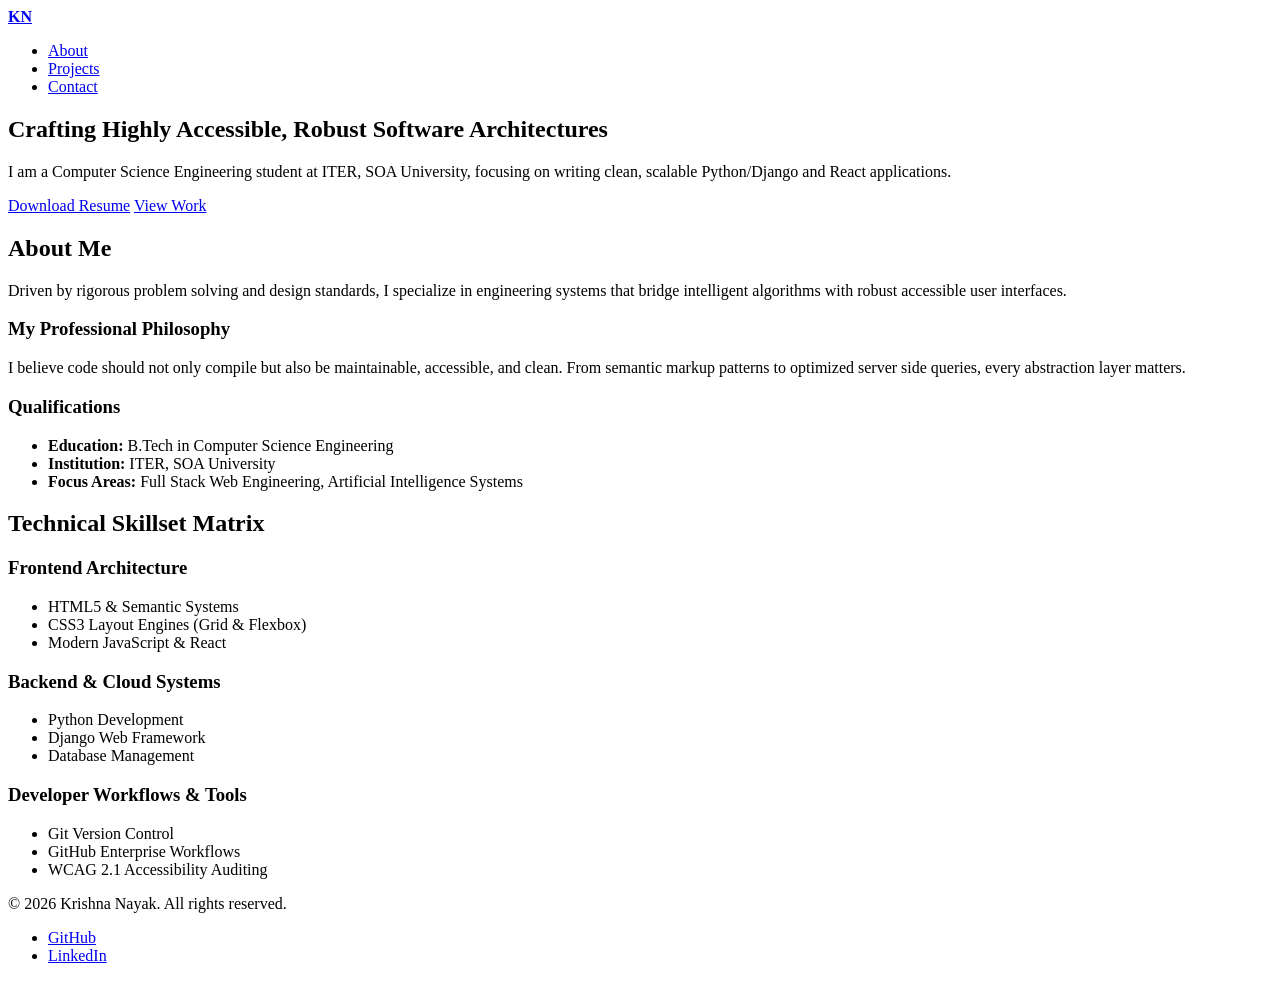
<file: task-1-portfolio-skeleton/index.html>
<!DOCTYPE html>
<html lang="en">
<head>
    <meta charset="UTF-8">
    <meta name="viewport" content="width=device-width, initial-scale=1.0">
    <meta name="description" content="Professional portfolio of Krishna Nayak, a Computer Science Engineering student at ITER, SOA University, specializing in Python, Django, React, and robust accessible software architectures.">
    <meta name="keywords" content="Krishna Nayak, Computer Science Engineer, ITER SOA University, DrishtiRakshak AI, Ambulance Tracking System, Full Stack Developer">
    <meta name="author" content="Krishna Nayak">
    
    <!-- Open Graph Metadata (Social Media Card Integration) -->
    <meta property="og:title" content="Krishna Nayak | Portfolio Home">
    <meta property="og:description" content="Discover professional software engineering projects, accessible design systems, and backend development architectures by Krishna Nayak.">
    <meta property="og:type" content="profile">
    <meta property="og:url" content="https://yourdomain.com/index.html">
    <meta property="og:image" content="assets/images/placeholder.png">
    
    <title>Krishna Nayak | Portfolio Home</title>

    <!-- Schema.org JSON-LD Structured Data for Person/Engineer SEO -->
    <script type="application/ld+json">
    {
      "@context": "https://schema.org",
      "@type": "Person",
      "name": "Krishna Nayak",
      "alumniOf": {
        "@type": "EducationalOrganization",
        "name": "ITER, SOA University"
      },
      "jobTitle": "Software Engineer",
      "knowsAbout": ["HTML5", "CSS3", "JavaScript", "React", "Python", "Django", "Git", "GitHub"],
      "url": "https://yourdomain.com"
    }
    </script>
</head>
<body>

    <!-- Accessibility: Skip-to-Content link to bypass top-level navigation -->
    <a href="#main-content" class="skip-link" style="position: absolute; left: -10000px; top: auto; width: 1px; height: 1px; overflow: hidden;">Skip to main content</a>

    <header>
        <div class="logo">
            <a href="index.html" aria-label="Krishna Nayak Home"><strong>KN</strong></a>
        </div>
        <nav aria-label="Primary Navigation">
            <ul>
                <li><a href="index.html" aria-current="page">About</a></li>
                <li><a href="projects.html">Projects</a></li>
                <li><a href="contact.html">Contact</a></li>
            </ul>
        </nav>
    </header>

    <!-- id matches the skip-to-content target -->
    <main id="main-content">
        
        <!-- Hero / Summary Section -->
        <section id="hero" aria-labelledby="hero-heading">
            <h1 id="hero-heading">Crafting Highly Accessible, Robust Software Architectures</h1>
            <p>I am a Computer Science Engineering student at ITER, SOA University, focusing on writing clean, scalable Python/Django and React applications.</p>
            <p>
                <a href="assets/documents/resume.pdf" download aria-label="Download Krishna Nayak's Professional Resume PDF">Download Resume</a>
                <a href="projects.html" aria-label="View technical project case studies">View Work</a>
            </p>
        </section>

        <!-- Technical Background / About Section -->
        <section id="about" aria-labelledby="about-heading">
            <h2 id="about-heading">About Me</h2>
            <p>Driven by rigorous problem solving and design standards, I specialize in engineering systems that bridge intelligent algorithms with robust accessible user interfaces.</p>
            
            <div class="grid-layout">
                <article>
                    <h3>My Professional Philosophy</h3>
                    <p>I believe code should not only compile but also be maintainable, accessible, and clean. From semantic markup patterns to optimized server side queries, every abstraction layer matters.</p>
                </article>

                <!-- Aside containing quick structural metadata -->
                <aside aria-label="Key Qualifications Summary">
                    <h3>Qualifications</h3>
                    <ul>
                        <li><strong>Education:</strong> B.Tech in Computer Science Engineering</li>
                        <li><strong>Institution:</strong> ITER, SOA University</li>
                        <li><strong>Focus Areas:</strong> Full Stack Web Engineering, Artificial Intelligence Systems</li>
                    </ul>
                </aside>
            </div>
        </section>

        <!-- Technical Skill Matrix Section -->
        <section id="skills" aria-labelledby="skills-heading">
            <h2 id="skills-heading">Technical Skillset Matrix</h2>
            <div class="skills-category">
                <h3>Frontend Architecture</h3>
                <ul>
                    <li>HTML5 &amp; Semantic Systems</li>
                    <li>CSS3 Layout Engines (Grid &amp; Flexbox)</li>
                    <li>Modern JavaScript &amp; React</li>
                </ul>
            </div>
            <div class="skills-category">
                <h3>Backend &amp; Cloud Systems</h3>
                <ul>
                    <li>Python Development</li>
                    <li>Django Web Framework</li>
                    <li>Database Management</li>
                </ul>
            </div>
            <div class="skills-category">
                <h3>Developer Workflows &amp; Tools</h3>
                <ul>
                    <li>Git Version Control</li>
                    <li>GitHub Enterprise Workflows</li>
                    <li>WCAG 2.1 Accessibility Auditing</li>
                </ul>
            </div>
        </section>
        
    </main>

    <footer>
        <div class="footer-content">
            <p>&copy; 2026 Krishna Nayak. All rights reserved.</p>
            <nav aria-label="Footer Social Navigation">
                <ul>
                    <li><a href="https://github.com" target="_blank" rel="noopener noreferrer" aria-label="GitHub Profile (opens in a new tab)">GitHub</a></li>
                    <li><a href="https://linkedin.com" target="_blank" rel="noopener noreferrer" aria-label="LinkedIn Profile (opens in a new tab)">LinkedIn</a></li>
                </ul>
            </nav>
        </div>
    </footer>

</body>
</html>
</file>
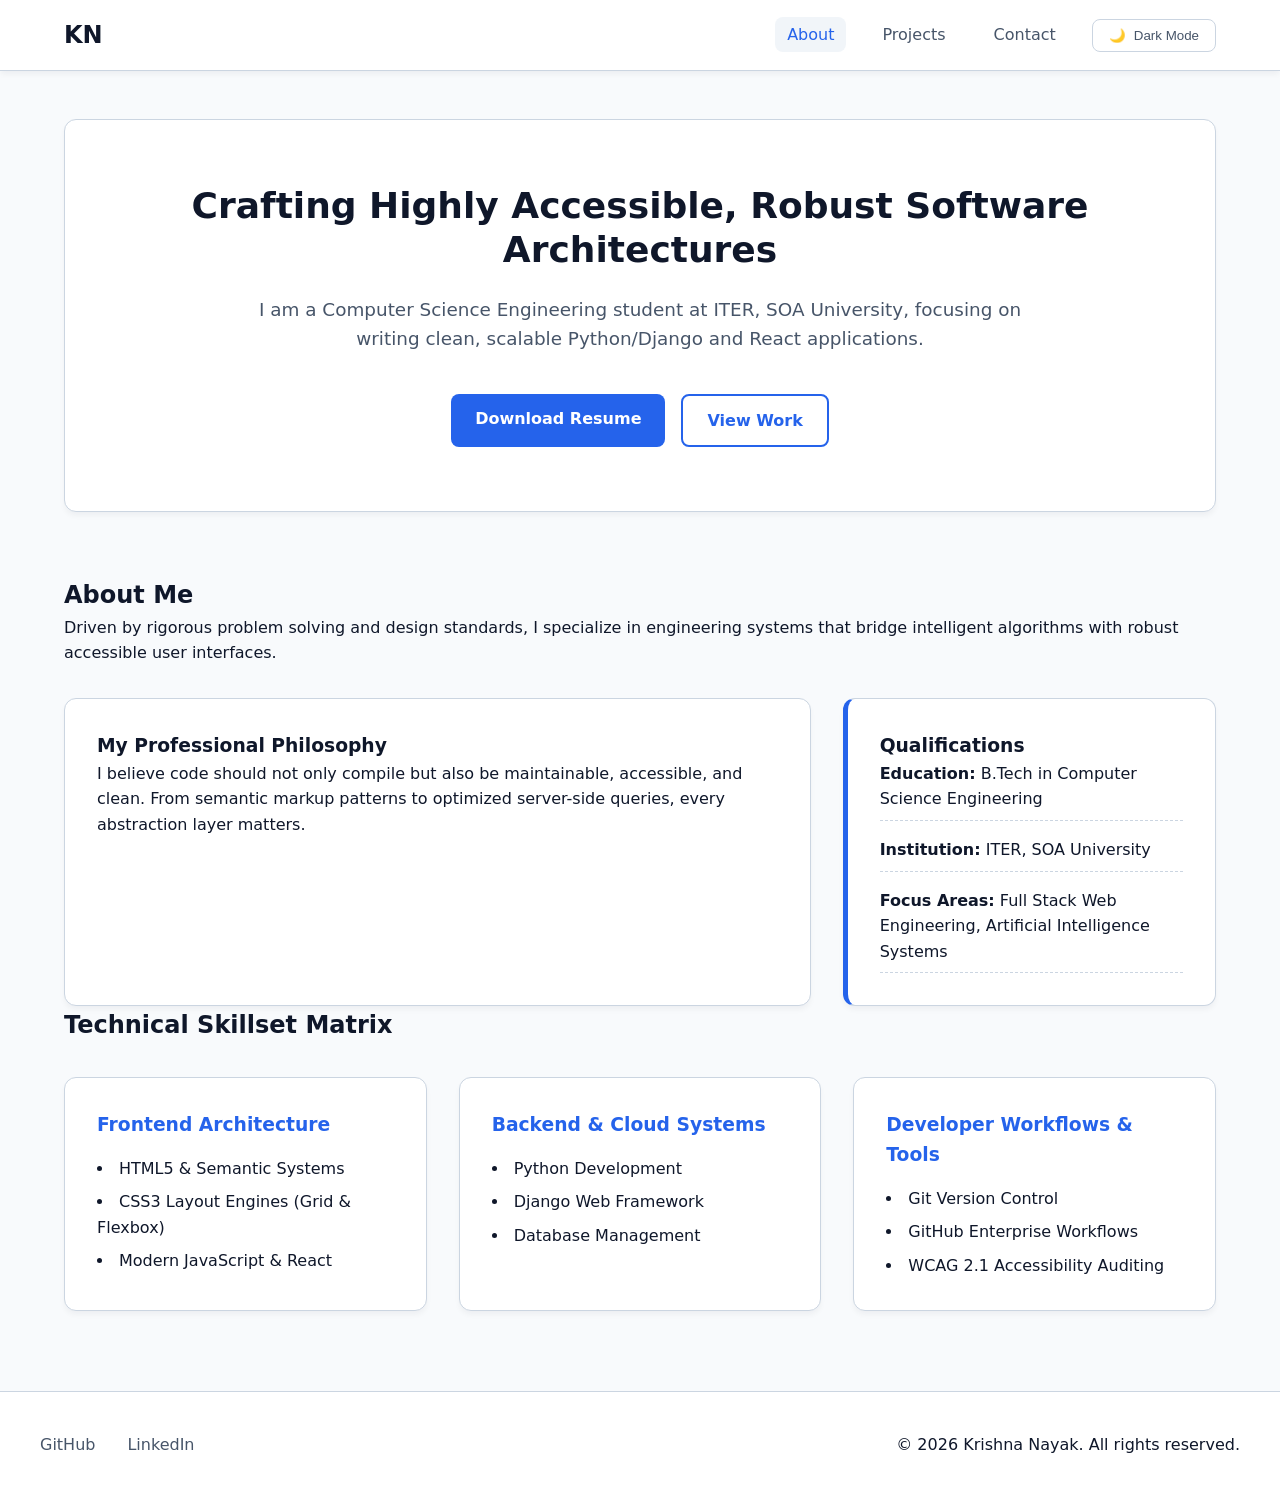
<file: task-2-portfolio-responsive/index.html>
<!DOCTYPE html>
<html lang="en">
<head>
    <meta charset="UTF-8">
    <meta name="viewport" content="width=device-width, initial-scale=1.0">
    <meta name="description" content="Professional portfolio of Krishna Nayak, a Computer Science Engineering student at ITER, SOA University, specializing in Python, Django, React, and robust accessible software architectures.">
    <meta name="keywords" content="Krishna Nayak, Computer Science Engineer, ITER SOA University, DrishtiRakshak AI, Ambulance Tracking System, Full Stack Developer">
    <meta name="author" content="Krishna Nayak">
    
    <meta property="og:title" content="Krishna Nayak | Portfolio Home">
    <meta property="og:description" content="Discover professional software engineering projects, accessible design systems, and backend development architectures by Krishna Nayak.">
    <meta property="og:type" content="profile">
    <meta property="og:url" content="https://yourdomain.com/index.html">
    <meta property="og:image" content="assets/images/placeholder.png">
    
    <title>Krishna Nayak | Portfolio Home</title>

    <!-- Pre-render theme application script to prevent Flash of Unstyled Content (FOUC) -->
    <script>
        (function() {
            const savedTheme = localStorage.getItem('theme') || 
                (window.matchMedia('(prefers-color-scheme: dark)').matches ? 'dark' : 'light');
            document.documentElement.setAttribute('data-theme', savedTheme);
        })();
    </script>

    <!-- Global CSS Architecture -->
    <link rel="stylesheet" href="assets/css/style.css">

    <!-- Deferred Theme Switcher Event Listener -->
    <script src="assets/js/theme.js" defer></script>

    <script type="application/ld+json">
    {
      "@context": "https://schema.org",
      "@type": "Person",
      "name": "Krishna Nayak",
      "alumniOf": {
        "@type": "EducationalOrganization",
        "name": "ITER, SOA University"
      },
      "jobTitle": "Software Engineer",
      "knowsAbout": ["HTML5", "CSS3", "JavaScript", "React", "Python", "Django", "Git", "GitHub"],
      "url": "https://yourdomain.com"
    }
    </script>
</head>
<body>

    <a href="#main-content" class="skip-link">Skip to main content</a>

    <header>
        <div class="header-container">
            <div class="logo">
                <a href="index.html" aria-label="Krishna Nayak Home"><strong>KN</strong></a>
            </div>
            <nav aria-label="Primary Navigation">
                <ul class="nav-links">
                    <li><a href="index.html" aria-current="page">About</a></li>
                    <li><a href="projects.html">Projects</a></li>
                    <li><a href="contact.html">Contact</a></li>
                    <li>
                        <button id="theme-toggle" aria-label="Toggle dark/light color theme">
                            <span id="theme-icon" aria-hidden="true">🌓</span>
                            <span id="theme-text">Theme</span>
                        </button>
                    </li>
                </ul>
            </nav>
        </div>
    </header>

    <main id="main-content">
        
        <!-- Hero / Summary Section -->
        <section id="hero" aria-labelledby="hero-heading">
            <div class="hero-wrapper">
                <h1 id="hero-heading">Crafting Highly Accessible, Robust Software Architectures</h1>
                <p>I am a Computer Science Engineering student at ITER, SOA University, focusing on writing clean, scalable Python/Django and React applications.</p>
                <div class="cta-group">
                    <a href="assets/documents/resume.pdf" class="btn btn-primary" download aria-label="Download Krishna Nayak's Professional Resume PDF">Download Resume</a>
                    <a href="projects.html" class="btn btn-secondary" aria-label="View technical project case studies">View Work</a>
                </div>
            </div>
        </section>

        <!-- Technical Background / About Section -->
        <section id="about" aria-labelledby="about-heading">
            <h2 id="about-heading" class="section-title">About Me</h2>
            <p class="about-lead">Driven by rigorous problem solving and design standards, I specialize in engineering systems that bridge intelligent algorithms with robust accessible user interfaces.</p>
            
            <div class="about-grid">
                <article class="card">
                    <h3>My Professional Philosophy</h3>
                    <p>I believe code should not only compile but also be maintainable, accessible, and clean. From semantic markup patterns to optimized server-side queries, every abstraction layer matters.</p>
                </article>

                <!-- Aside containing quick structural metadata -->
                <aside class="card aside-card" aria-label="Key Qualifications Summary">
                    <h3>Qualifications</h3>
                    <ul class="qualifications-list">
                        <li><strong>Education:</strong> B.Tech in Computer Science Engineering</li>
                        <li><strong>Institution:</strong> ITER, SOA University</li>
                        <li><strong>Focus Areas:</strong> Full Stack Web Engineering, Artificial Intelligence Systems</li>
                    </ul>
                </aside>
            </div>
        </section>

        <!-- Technical Skill Matrix Section -->
        <section id="skills" aria-labelledby="skills-heading">
            <h2 id="skills-heading" class="section-title">Technical Skillset Matrix</h2>
            <div class="skills-grid">
                <div class="card skill-category">
                    <h3>Frontend Architecture</h3>
                    <ul>
                        <li>HTML5 &amp; Semantic Systems</li>
                        <li>CSS3 Layout Engines (Grid &amp; Flexbox)</li>
                        <li>Modern JavaScript &amp; React</li>
                    </ul>
                </div>
                <div class="card skill-category">
                    <h3>Backend &amp; Cloud Systems</h3>
                    <ul>
                        <li>Python Development</li>
                        <li>Django Web Framework</li>
                        <li>Database Management</li>
                    </ul>
                </div>
                <div class="card skill-category">
                    <h3>Developer Workflows &amp; Tools</h3>
                    <ul>
                        <li>Git Version Control</li>
                        <li>GitHub Enterprise Workflows</li>
                        <li>WCAG 2.1 Accessibility Auditing</li>
                    </ul>
                </div>
            </div>
        </section>
        
    </main>

    <footer>
        <div class="footer-container">
            <p>&copy; 2026 Krishna Nayak. All rights reserved.</p>
            <nav aria-label="Footer Social Navigation">
                <ul class="footer-links">
                    <li><a href="https://github.com" target="_blank" rel="noopener noreferrer" aria-label="GitHub Profile (opens in a new tab)">GitHub</a></li>
                    <li><a href="https://linkedin.com" target="_blank" rel="noopener noreferrer" aria-label="LinkedIn Profile (opens in a new tab)">LinkedIn</a></li>
                </ul>
            </nav>
        </div>
    </footer>

</body>
</html>
</file>
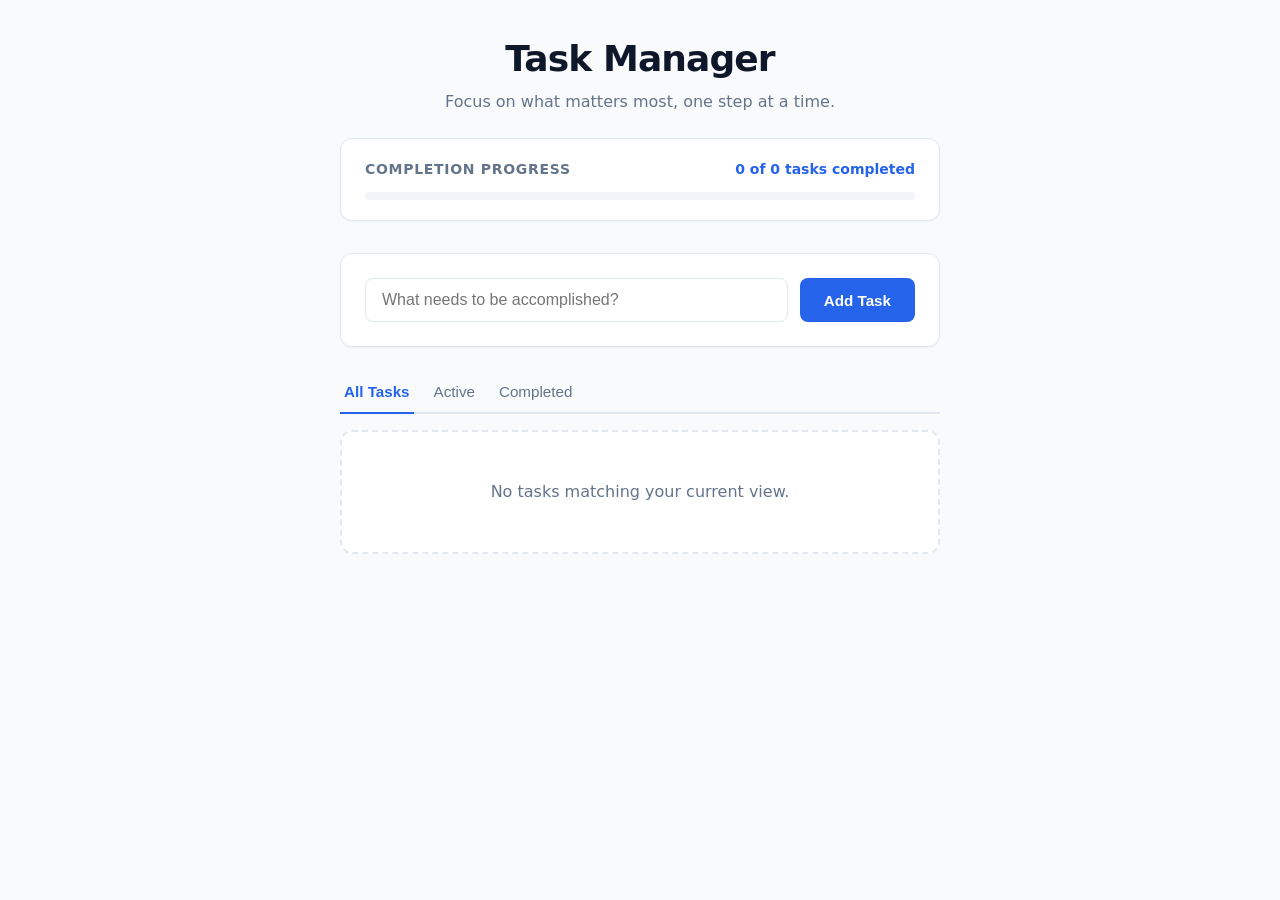
<file: task-3-todo-list/index.html>
<!DOCTYPE html>
<html lang="en">
<head>
    <meta charset="UTF-8">
    <meta name="viewport" content="width=device-width, initial-scale=1.0">
    <meta name="description" content="A state-driven, accessible Task Manager application built with optimized event delegation and persistent client-side storage.">
    <title>Task Manager Dashboard | Productivity Hub</title>
    <link rel="stylesheet" href="assets/css/style.css">
    <!-- Defer loading of JS to ensure DOM is ready -->
    <script src="assets/js/app.js" defer></script>
</head>
<body>

    <a href="#main-dashboard" class="skip-link">Skip to dashboard content</a>

    <main id="main-dashboard" class="dashboard-container">
        
        <!-- Header & Completion Metric Metrics -->
        <header class="dashboard-header">
            <h1>Task Manager</h1>
            <p class="subtitle">Focus on what matters most, one step at a time.</p>
            
            <div class="metrics-card" aria-live="polite">
                <div class="metrics-text">
                    <h2>Completion Progress</h2>
                    <span id="progress-summary" class="progress-ratio">0 of 0 tasks completed</span>
                </div>
                <div class="progress-bar-container" aria-hidden="true">
                    <div id="progress-fill" class="progress-bar-fill" style="width: 0%;"></div>
                </div>
            </div>
        </header>

        <!-- Input Interface Section -->
        <section id="task-creation" aria-labelledby="form-heading" class="card">
            <h2 id="form-heading" class="visually-hidden">Create New Task</h2>
            <form id="todo-form">
                <div class="form-row">
                    <div class="input-wrapper">
                        <label for="task-input" class="visually-hidden">Task Description</label>
                        <input 
                            type="text" 
                            id="task-input" 
                            name="task" 
                            required 
                            maxlength="120"
                            placeholder="What needs to be accomplished?" 
                            autocomplete="off"
                        >
                    </div>
                    <button type="submit" id="add-btn" aria-label="Add new task to list">Add Task</button>
                </div>
            </form>
        </section>

        <!-- Filter & Task List Interface -->
        <section id="task-board" aria-labelledby="board-heading">
            <h2 id="board-heading" class="visually-hidden">Your Task Board</h2>
            
            <!-- Filter Controls -->
            <div class="filter-controls" role="tablist" aria-label="Filter tasks">
                <button class="filter-btn active" role="tab" aria-selected="true" data-filter="all" id="tab-all" aria-controls="task-list">All Tasks</button>
                <button class="filter-btn" role="tab" aria-selected="false" data-filter="active" id="tab-active" aria-controls="task-list">Active</button>
                <button class="filter-btn" role="tab" aria-selected="false" data-filter="completed" id="tab-completed" aria-controls="task-list">Completed</button>
            </div>

            <!-- Main Dynamic Task list container -->
            <ul id="task-list" class="task-list" aria-live="polite" aria-labelledby="board-heading">
                <!-- JavaScript state-driven rendering will populate this dynamically -->
            </ul>

            <!-- Dynamic empty-state wrapper -->
            <div id="empty-state" class="empty-state hidden" aria-hidden="true">
                <p id="empty-state-text">No tasks matching your current view.</p>
            </div>
        </section>

    </main>

</body>
</html>
</file>
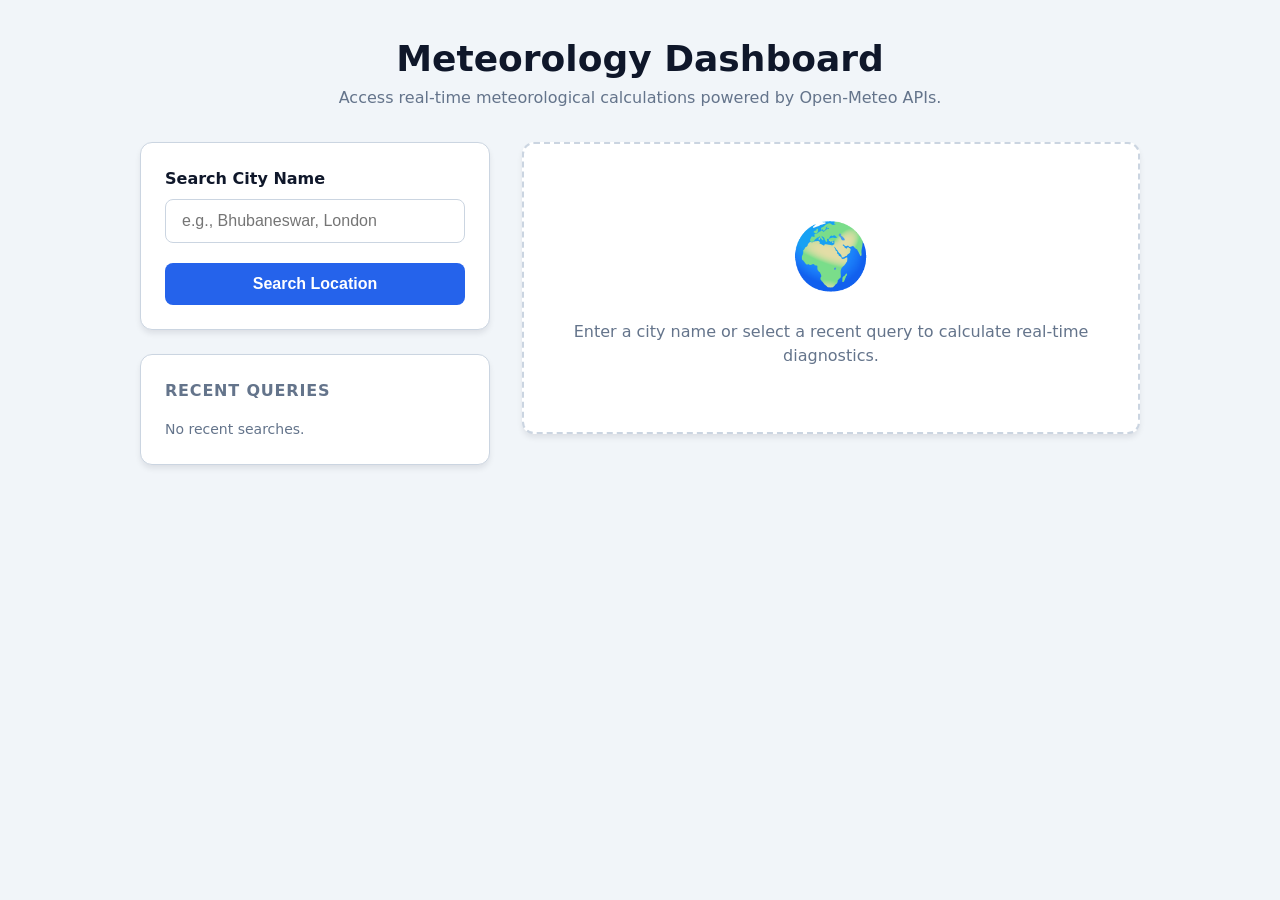
<file: task-4-weather-dashboard/index.html>
<!DOCTYPE html>
<html lang="en">
<head>
    <meta charset="UTF-8">
    <meta name="viewport" content="width=device-width, initial-scale=1.0">
    <meta name="description" content="A real-time meteorological dashboard utilizing chained geocoding REST APIs to fetch weather diagnostics dynamically.">
    <title>Live Meteorology Dashboard | Open-Meteo API</title>
    <link rel="stylesheet" href="assets/css/style.css">
    <script src="assets/js/weather.js" defer></script>
</head>
<body>

    <a href="#main-dashboard" class="skip-link">Skip to dashboard</a>

    <main id="main-dashboard" class="dashboard-wrapper">
        <header class="main-header">
            <h1>Meteorology Dashboard</h1>
            <p>Access real-time meteorological calculations powered by Open-Meteo APIs.</p>
        </header>

        <div class="dashboard-layout">
            
            <!-- Left Side: Control panel containing inputs and history -->
            <section class="control-panel" aria-labelledby="control-heading">
                <h2 id="control-heading" class="visually-hidden">Search Controls</h2>
                
                <div class="card">
                    <form id="search-form">
                        <div class="form-group">
                            <label for="city-input">Search City Name</label>
                            <input 
                                type="text" 
                                id="city-input" 
                                required 
                                placeholder="e.g., Bhubaneswar, London" 
                                autocomplete="off"
                            >
                        </div>
                        <button type="submit" id="search-btn" class="btn btn-primary">
                            <span id="btn-text">Search Location</span>
                            <span id="btn-spinner" class="spinner hidden" aria-hidden="true"></span>
                        </button>
                    </form>
                </div>

                <!-- Search History container -->
                <div class="card history-card">
                    <h3>Recent Queries</h3>
                    <div id="search-history" class="history-tray" aria-label="Recent search queries list">
                        <!-- Javascript will inject button pills dynamically -->
                        <p class="no-history">No recent searches.</p>
                    </div>
                </div>
            </section>

            <!-- Right Side: Weather output metrics -->
            <section class="display-panel" aria-live="polite" aria-labelledby="display-heading">
                <h2 id="display-heading" class="visually-hidden">Weather Output Metrics</h2>
                
                <!-- Persistent Alert Error box -->
                <div id="error-box" class="error-card hidden" role="alert">
                    <span class="error-icon" aria-hidden="true">⚠️</span>
                    <p id="error-message">Error Message Placeholder</p>
                </div>

                <!-- Display metrics card -->
                <article id="weather-card" class="card main-weather-card hidden">
                    <header class="weather-header">
                        <div>
                            <h3 id="location-title">City, Country</h3>
                            <p id="condition-desc" class="condition-text">Clear Skies</p>
                        </div>
                        <span id="weather-graphic" class="weather-icon" aria-hidden="true">☀️</span>
                    </header>

                    <div class="metrics-grid">
                        <div class="metric-block">
                            <span class="metric-label">Temperature</span>
                            <span class="metric-value"><span id="temp-val">--</span>&deg;C</span>
                        </div>
                        <div class="metric-block">
                            <span class="metric-label">Humidity</span>
                            <span class="metric-value"><span id="humidity-val">--</span>%</span>
                        </div>
                        <div class="metric-block">
                            <span class="metric-label">Wind Velocity</span>
                            <span class="metric-value"><span id="wind-val">--</span> km/h</span>
                        </div>
                    </div>
                </article>

                <!-- Static state before search runs -->
                <div id="weather-placeholder" class="card placeholder-card">
                    <span class="placeholder-graphic" aria-hidden="true">🌍</span>
                    <p>Enter a city name or select a recent query to calculate real-time diagnostics.</p>
                </div>

            </section>

        </div>
    </main>

</body>
</html>
</file>
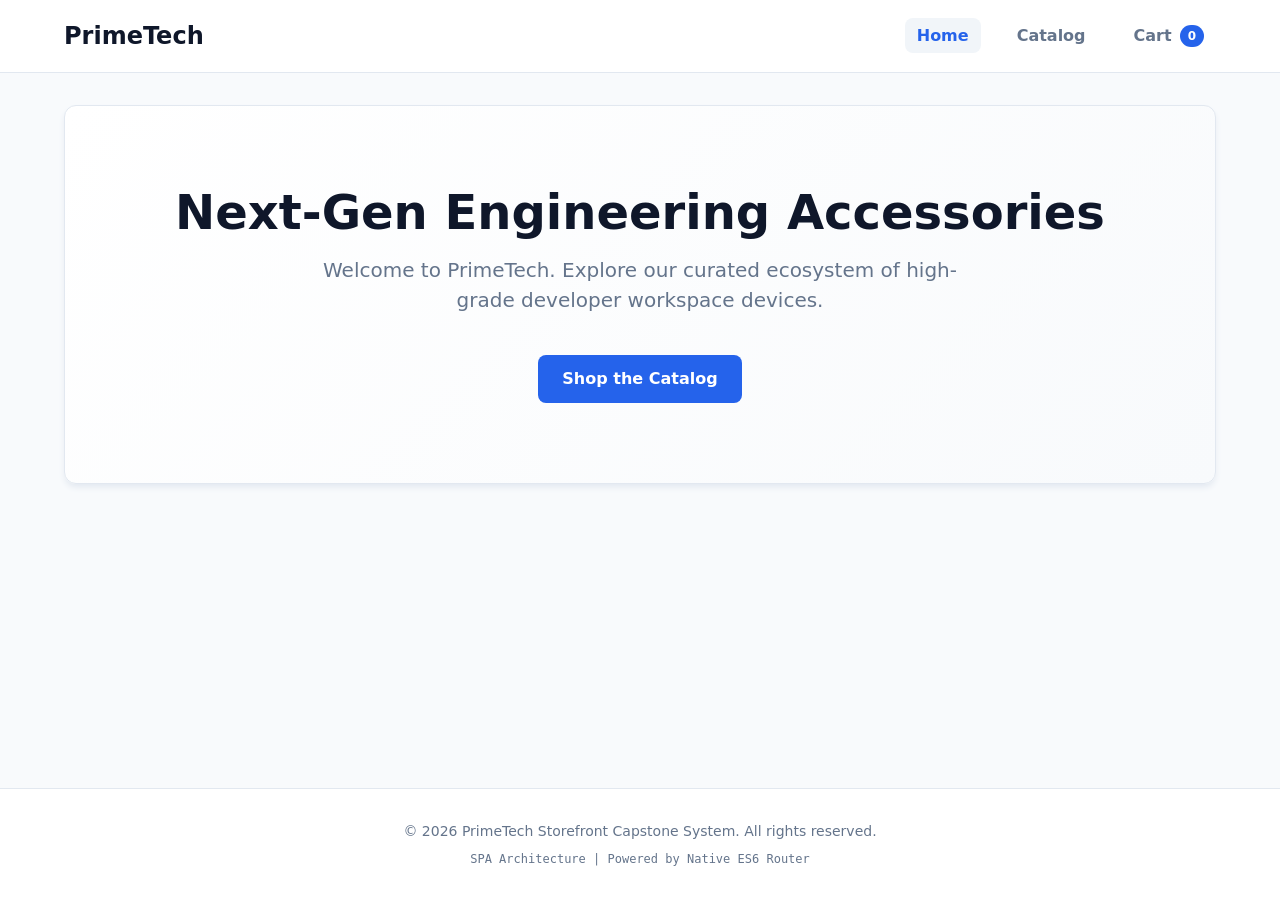
<file: task-5-capstone-ecommerce/index.html>
<!DOCTYPE html>
<html lang="en">
<head>
    <meta charset="UTF-8">
    <meta name="viewport" content="width=device-width, initial-scale=1.0">
    <meta name="description" content="A modern, highly responsive E-Commerce Single Page Application built with custom hash routing, a state-driven cart, and real-time product catalog filtering.">
    <title>PrimeTech Storefront | Modern SPA Portfolio</title>
    <link rel="stylesheet" href="assets/css/style.css">
    <!-- Non-blocking theme initialization to prevent Flash of Unstyled Content -->
    <script>
        (function() {
            const savedTheme = localStorage.getItem('theme') || 
                (window.matchMedia('(prefers-color-scheme: dark)').matches ? 'dark' : 'light');
            document.documentElement.setAttribute('data-theme', savedTheme);
        })();
    </script>
    <!-- Defer application engine script -->
    <script src="assets/js/app.js" defer></script>
</head>
<body>

    <a href="#app-view" class="skip-link">Skip to main shopping content</a>

    <header class="app-header">
        <div class="header-container">
            <div class="brand">
                <a href="#home" aria-label="PrimeTech Home"><strong>PrimeTech</strong></a>
            </div>
            
            <nav aria-label="Storefront Navigation">
                <ul class="nav-links">
                    <li><a href="#home" id="nav-home">Home</a></li>
                    <li><a href="#catalog" id="nav-catalog">Catalog</a></li>
                    <li>
                        <a href="#cart" id="nav-cart" class="cart-nav-link" aria-label="View Shopping Cart">
                            Cart
                            <span id="cart-badge" class="badge" aria-hidden="true">0</span>
                        </a>
                    </li>
                </ul>
            </nav>
        </div>
    </header>

    <!-- Mount node for active views dynamically rendered by client-side routing -->
    <main id="app-view" aria-live="polite">
        <!-- SPA View template blocks will render here -->
    </main>

    <footer class="app-footer">
        <div class="footer-container">
            <p>&copy; 2026 PrimeTech Storefront Capstone System. All rights reserved.</p>
            <p class="architecture-tag">SPA Architecture | Powered by Native ES6 Router</p>
        </div>
    </footer>

</body>
</html>
</file>
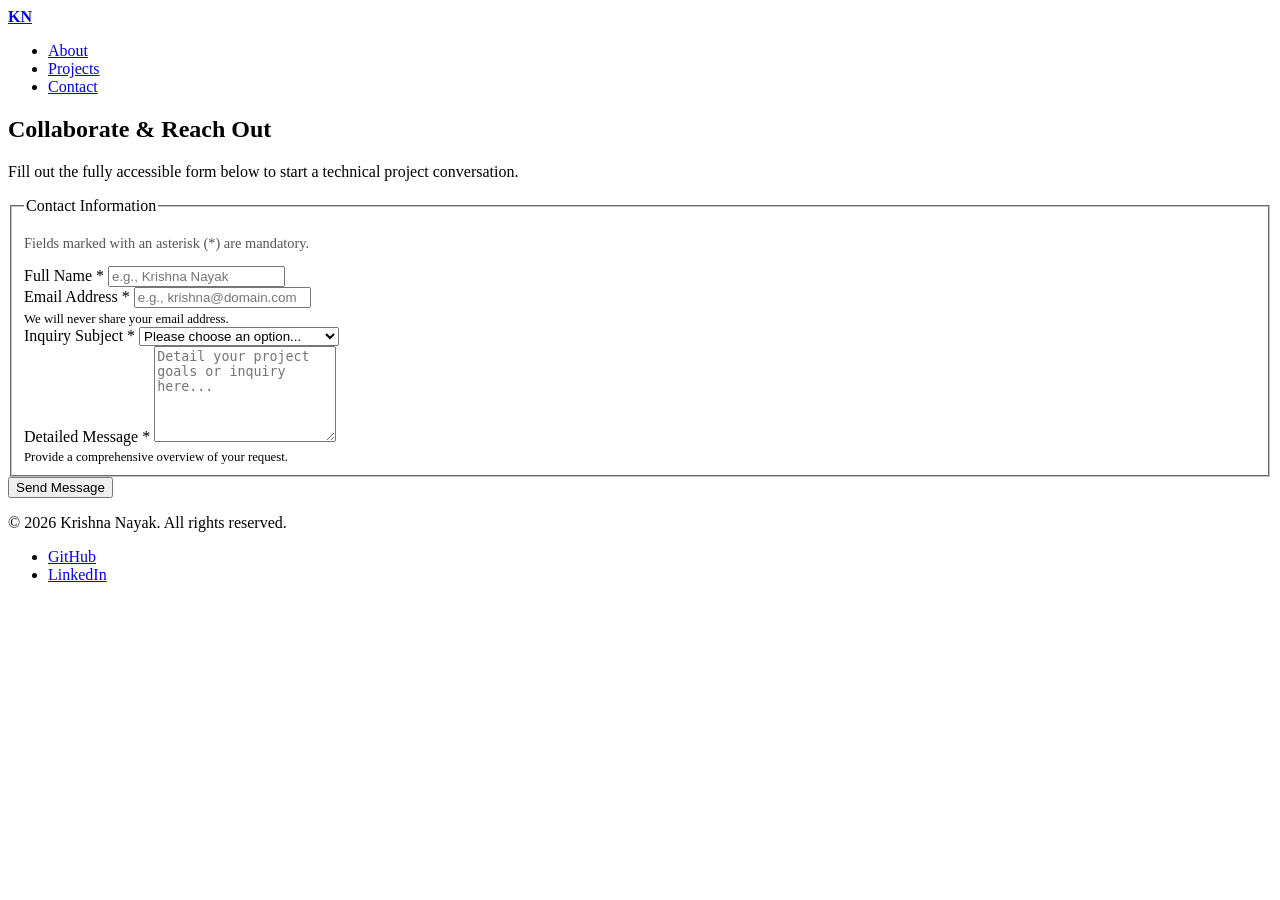
<file: task-1-portfolio-skeleton/contact.html>
<!DOCTYPE html>
<html lang="en">
<head>
    <meta charset="UTF-8">
    <meta name="viewport" content="width=device-width, initial-scale=1.0">
    <meta name="description" content="Get in touch with Krishna Nayak regarding collaborative projects, full stack Python/Django contracts, or React developments.">
    
    <meta property="og:title" content="Krishna Nayak | Contact Channel">
    <meta property="og:description" content="Reach out to Krishna Nayak through an accessible, validation-ready contact interface.">
    <meta property="og:type" content="website">
    <meta property="og:url" content="https://yourdomain.com/contact.html">
    <meta property="og:image" content="assets/images/placeholder.png">

    <title>Krishna Nayak | Contact Me</title>
</head>
<body>

    <a href="#main-content" class="skip-link" style="position: absolute; left: -10000px; top: auto; width: 1px; height: 1px; overflow: hidden;">Skip to main content</a>

    <header>
        <div class="logo">
            <a href="index.html" aria-label="Krishna Nayak Home"><strong>KN</strong></a>
        </div>
        <nav aria-label="Primary Navigation">
            <ul>
                <li><a href="index.html">About</a></li>
                <li><a href="projects.html">Projects</a></li>
                <li><a href="contact.html" aria-current="page">Contact</a></li>
            </ul>
        </nav>
    </header>

    <main id="main-content">
        <section id="contact" aria-labelledby="contact-heading">
            <h1 id="contact-heading">Collaborate &amp; Reach Out</h1>
            <p>Fill out the fully accessible form below to start a technical project conversation.</p>

            <form action="#" method="POST" autocomplete="on" aria-label="Professional Inquiry Form">
                
                <!-- Grouping interactive components with fieldset -->
                <fieldset>
                    <legend>Contact Information</legend>
                    
                    <p style="font-size: 0.9rem; color: #555;" id="required-note">Fields marked with an asterisk (<span aria-hidden="true">*</span>) are mandatory.</p>

                    <div class="form-group">
                        <label for="name">Full Name <span aria-hidden="true">*</span></label>
                        <input type="text" id="name" name="name" required aria-required="true" autocomplete="name" placeholder="e.g., Krishna Nayak">
                    </div>

                    <div class="form-group">
                        <label for="email">Email Address <span aria-hidden="true">*</span></label>
                        <!-- Linked description element for user instruction -->
                        <input type="email" id="email" name="email" required aria-required="true" autocomplete="email" aria-describedby="email-help" placeholder="e.g., krishna@domain.com">
                        <span id="email-help" style="display: block; font-size: 0.8rem; margin-top: 0.25rem;">We will never share your email address.</span>
                    </div>

                    <div class="form-group">
                        <label for="subject">Inquiry Subject <span aria-hidden="true">*</span></label>
                        <select id="subject" name="subject" required aria-required="true">
                            <option value="" disabled selected>Please choose an option...</option>
                            <option value="collaboration">Project Collaboration</option>
                            <option value="recruitment">Job Opportunity / Recruitment</option>
                            <option value="general">General Professional Inquiry</option>
                        </select>
                    </div>

                    <div class="form-group">
                        <label for="message">Detailed Message <span aria-hidden="true">*</span></label>
                        <textarea id="message" name="message" rows="6" required aria-required="true" aria-describedby="message-help" placeholder="Detail your project goals or inquiry here..."></textarea>
                        <span id="message-help" style="display: block; font-size: 0.8rem; margin-top: 0.25rem;">Provide a comprehensive overview of your request.</span>
                    </div>
                </fieldset>

                <div class="form-actions">
                    <button type="submit" aria-label="Submit your inquiry to Krishna Nayak">Send Message</button>
                </div>

            </form>
        </section>
    </main>

    <footer>
        <div class="footer-content">
            <p>&copy; 2026 Krishna Nayak. All rights reserved.</p>
            <nav aria-label="Footer Social Navigation">
                <ul>
                    <li><a href="https://github.com" target="_blank" rel="noopener noreferrer" aria-label="GitHub Profile (opens in a new tab)">GitHub</a></li>
                    <li><a href="https://linkedin.com" target="_blank" rel="noopener noreferrer" aria-label="LinkedIn Profile (opens in a new tab)">LinkedIn</a></li>
                </ul>
            </nav>
        </div>
    </footer>

</body>
</html>
</file>
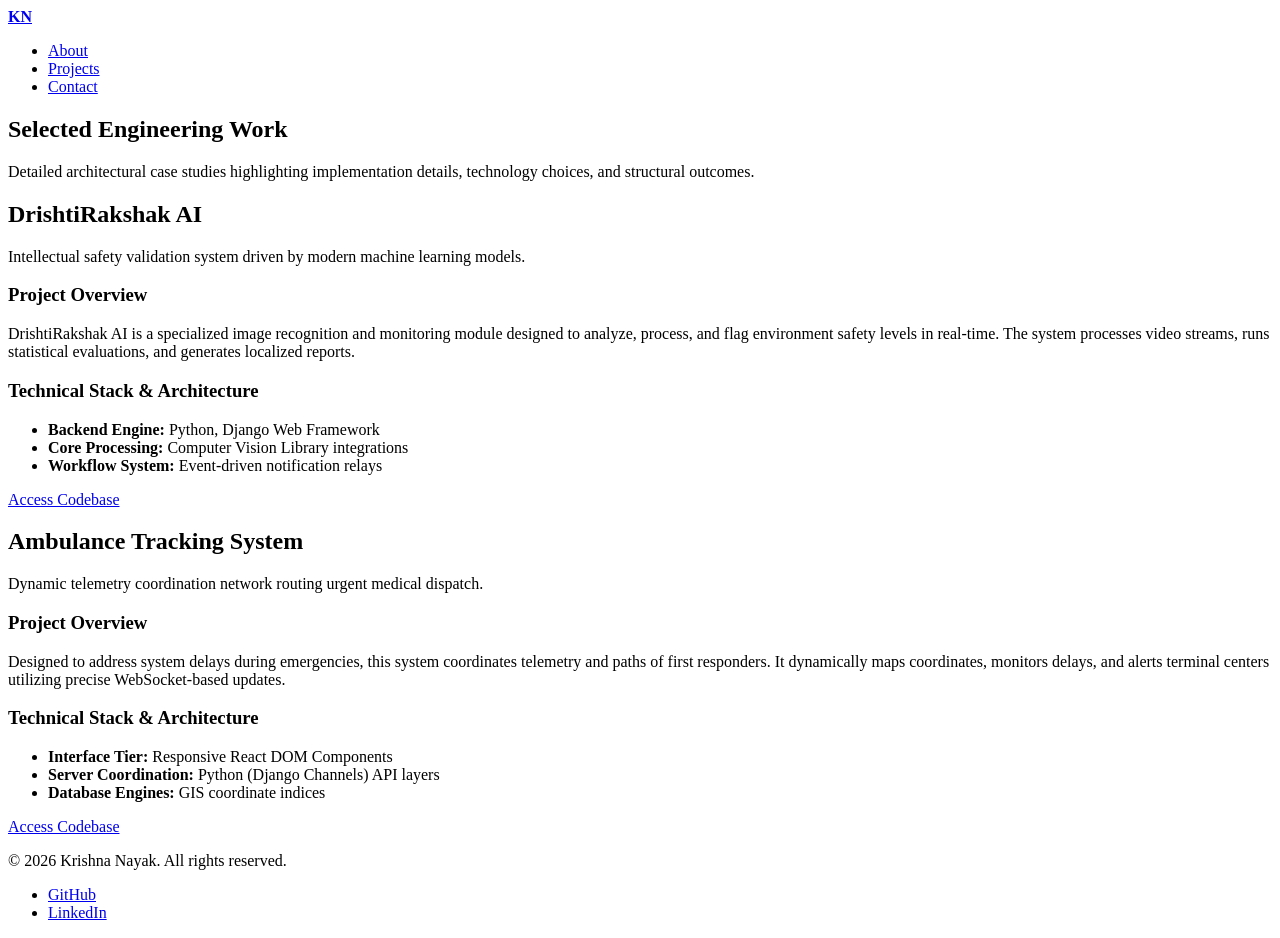
<file: task-1-portfolio-skeleton/projects.html>
<!DOCTYPE html>
<html lang="en">
<head>
    <meta charset="UTF-8">
    <meta name="viewport" content="width=device-width, initial-scale=1.0">
    <meta name="description" content="Explore advanced technical projects by Krishna Nayak, including DrishtiRakshak AI and the Ambulance Tracking System.">
    
    <meta property="og:title" content="Krishna Nayak | Portfolio Projects">
    <meta property="og:description" content="Detailed engineering reviews of the DrishtiRakshak AI and Ambulance Tracking systems by Krishna Nayak.">
    <meta property="og:type" content="website">
    <meta property="og:url" content="https://yourdomain.com/projects.html">
    <meta property="og:image" content="assets/images/placeholder.png">

    <title>Krishna Nayak | Portfolio Projects</title>
</head>
<body>

    <a href="#main-content" class="skip-link" style="position: absolute; left: -10000px; top: auto; width: 1px; height: 1px; overflow: hidden;">Skip to main content</a>

    <header>
        <div class="logo">
            <a href="index.html" aria-label="Krishna Nayak Home"><strong>KN</strong></a>
        </div>
        <nav aria-label="Primary Navigation">
            <ul>
                <li><a href="index.html">About</a></li>
                <li><a href="projects.html" aria-current="page">Projects</a></li>
                <li><a href="contact.html">Contact</a></li>
            </ul>
        </nav>
    </header>

    <main id="main-content">
        <section id="projects-showcase" aria-labelledby="showcase-heading">
            <h1 id="showcase-heading">Selected Engineering Work</h1>
            <p>Detailed architectural case studies highlighting implementation details, technology choices, and structural outcomes.</p>

            <!-- Case Study 1: DrishtiRakshak AI -->
            <article class="project-card" aria-labelledby="proj-drishti-title">
                <header>
                    <h2 id="proj-drishti-title">DrishtiRakshak AI</h2>
                    <p class="tagline">Intellectual safety validation system driven by modern machine learning models.</p>
                </header>
                
                <section class="project-details">
                    <h3>Project Overview</h3>
                    <p>DrishtiRakshak AI is a specialized image recognition and monitoring module designed to analyze, process, and flag environment safety levels in real-time. The system processes video streams, runs statistical evaluations, and generates localized reports.</p>
                    
                    <h3>Technical Stack &amp; Architecture</h3>
                    <ul>
                        <li><strong>Backend Engine:</strong> Python, Django Web Framework</li>
                        <li><strong>Core Processing:</strong> Computer Vision Library integrations</li>
                        <li><strong>Workflow System:</strong> Event-driven notification relays</li>
                    </ul>
                </section>
                
                <footer>
                    <a href="https://github.com" target="_blank" rel="noopener noreferrer" aria-label="View DrishtiRakshak AI source repository on GitHub (opens in a new tab)">Access Codebase</a>
                </footer>
            </article>

            <!-- Case Study 2: Ambulance Tracking System -->
            <article class="project-card" aria-labelledby="proj-ambulance-title">
                <header>
                    <h2 id="proj-ambulance-title">Ambulance Tracking System</h2>
                    <p class="tagline">Dynamic telemetry coordination network routing urgent medical dispatch.</p>
                </header>
                
                <section class="project-details">
                    <h3>Project Overview</h3>
                    <p>Designed to address system delays during emergencies, this system coordinates telemetry and paths of first responders. It dynamically maps coordinates, monitors delays, and alerts terminal centers utilizing precise WebSocket-based updates.</p>
                    
                    <h3>Technical Stack &amp; Architecture</h3>
                    <ul>
                        <li><strong>Interface Tier:</strong> Responsive React DOM Components</li>
                        <li><strong>Server Coordination:</strong> Python (Django Channels) API layers</li>
                        <li><strong>Database Engines:</strong> GIS coordinate indices</li>
                    </ul>
                </section>
                
                <footer>
                    <a href="https://github.com" target="_blank" rel="noopener noreferrer" aria-label="View Ambulance Tracking System source repository on GitHub (opens in a new tab)">Access Codebase</a>
                </footer>
            </article>

        </section>
    </main>

    <footer>
        <div class="footer-content">
            <p>&copy; 2026 Krishna Nayak. All rights reserved.</p>
            <nav aria-label="Footer Social Navigation">
                <ul>
                    <li><a href="https://github.com" target="_blank" rel="noopener noreferrer" aria-label="GitHub Profile (opens in a new tab)">GitHub</a></li>
                    <li><a href="https://linkedin.com" target="_blank" rel="noopener noreferrer" aria-label="LinkedIn Profile (opens in a new tab)">LinkedIn</a></li>
                </ul>
            </nav>
        </div>
    </footer>

</body>
</html>
</file>
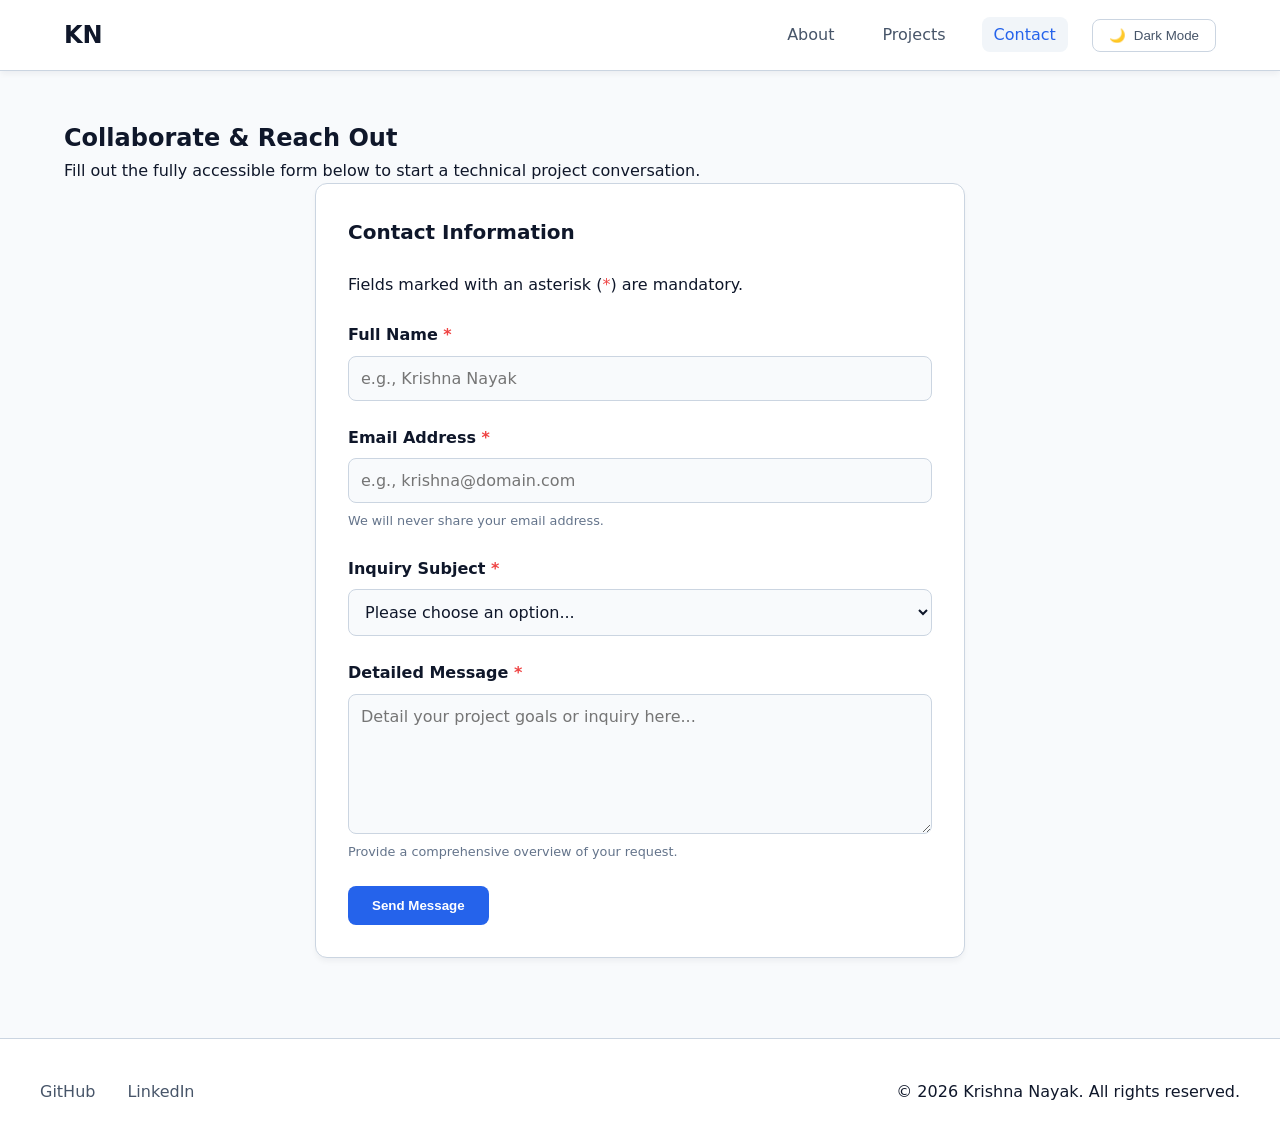
<file: task-2-portfolio-responsive/contact.html>
<!DOCTYPE html>
<html lang="en">
<head>
    <meta charset="UTF-8">
    <meta name="viewport" content="width=device-width, initial-scale=1.0">
    <meta name="description" content="Get in touch with Krishna Nayak regarding collaborative projects, full stack Python/Django contracts, or React developments.">
    
    <meta property="og:title" content="Krishna Nayak | Contact Channel">
    <meta property="og:description" content="Reach out to Krishna Nayak through an accessible, validation-ready contact interface.">
    <meta property="og:type" content="website">
    <meta property="og:url" content="https://yourdomain.com/contact.html">
    <meta property="og:image" content="assets/images/placeholder.png">

    <title>Krishna Nayak | Contact Me</title>

    <script>
        (function() {
            const savedTheme = localStorage.getItem('theme') || 
                (window.matchMedia('(prefers-color-scheme: dark)').matches ? 'dark' : 'light');
            document.documentElement.setAttribute('data-theme', savedTheme);
        })();
    </script>
    <link rel="stylesheet" href="assets/css/style.css">
    <script src="assets/js/theme.js" defer></script>
</head>
<body>

    <a href="#main-content" class="skip-link">Skip to main content</a>

    <header>
        <div class="header-container">
            <div class="logo">
                <a href="index.html" aria-label="Krishna Nayak Home"><strong>KN</strong></a>
            </div>
            <nav aria-label="Primary Navigation">
                <ul class="nav-links">
                    <li><a href="index.html">About</a></li>
                    <li><a href="projects.html">Projects</a></li>
                    <li><a href="contact.html" aria-current="page">Contact</a></li>
                    <li>
                        <button id="theme-toggle" aria-label="Toggle dark/light color theme">
                            <span id="theme-icon" aria-hidden="true">🌓</span>
                            <span id="theme-text">Theme</span>
                        </button>
                    </li>
                </ul>
            </nav>
        </div>
    </header>

    <main id="main-content">
        <section id="contact" aria-labelledby="contact-heading" class="contact-section">
            <h1 id="contact-heading" class="section-title">Collaborate &amp; Reach Out</h1>
            <p class="contact-desc">Fill out the fully accessible form below to start a technical project conversation.</p>

            <form action="#" method="POST" autocomplete="on" aria-label="Professional Inquiry Form" class="card form-card">
                
                <fieldset>
                    <legend>Contact Information</legend>
                    
                    <p class="form-instruction" id="required-note">Fields marked with an asterisk (<span aria-hidden="true" class="required">*</span>) are mandatory.</p>

                    <div class="form-group">
                        <label for="name">Full Name <span aria-hidden="true" class="required">*</span></label>
                        <input type="text" id="name" name="name" required aria-required="true" autocomplete="name" placeholder="e.g., Krishna Nayak">
                    </div>

                    <div class="form-group">
                        <label for="email">Email Address <span aria-hidden="true" class="required">*</span></label>
                        <input type="email" id="email" name="email" required aria-required="true" autocomplete="email" aria-describedby="email-help" placeholder="e.g., krishna@domain.com">
                        <span id="email-help" class="form-help">We will never share your email address.</span>
                    </div>

                    <div class="form-group">
                        <label for="subject">Inquiry Subject <span aria-hidden="true" class="required">*</span></label>
                        <div class="select-wrapper">
                            <select id="subject" name="subject" required aria-required="true">
                                <option value="" disabled selected>Please choose an option...</option>
                                <option value="collaboration">Project Collaboration</option>
                                <option value="recruitment">Job Opportunity / Recruitment</option>
                                <option value="general">General Professional Inquiry</option>
                            </select>
                        </div>
                    </div>

                    <div class="form-group">
                        <label for="message">Detailed Message <span aria-hidden="true" class="required">*</span></label>
                        <textarea id="message" name="message" rows="6" required aria-required="true" aria-describedby="message-help" placeholder="Detail your project goals or inquiry here..."></textarea>
                        <span id="message-help" class="form-help">Provide a comprehensive overview of your request.</span>
                    </div>
                </fieldset>

                <div class="form-actions">
                    <button type="submit" class="btn btn-primary" aria-label="Submit your inquiry to Krishna Nayak">Send Message</button>
                </div>

            </form>
        </section>
    </main>

    <footer>
        <div class="footer-container">
            <p>&copy; 2026 Krishna Nayak. All rights reserved.</p>
            <nav aria-label="Footer Social Navigation">
                <ul class="footer-links">
                    <li><a href="https://github.com" target="_blank" rel="noopener noreferrer" aria-label="GitHub Profile (opens in a new tab)">GitHub</a></li>
                    <li><a href="https://linkedin.com" target="_blank" rel="noopener noreferrer" aria-label="LinkedIn Profile (opens in a new tab)">LinkedIn</a></li>
                </ul>
            </nav>
        </div>
    </footer>

</body>
</html>
</file>
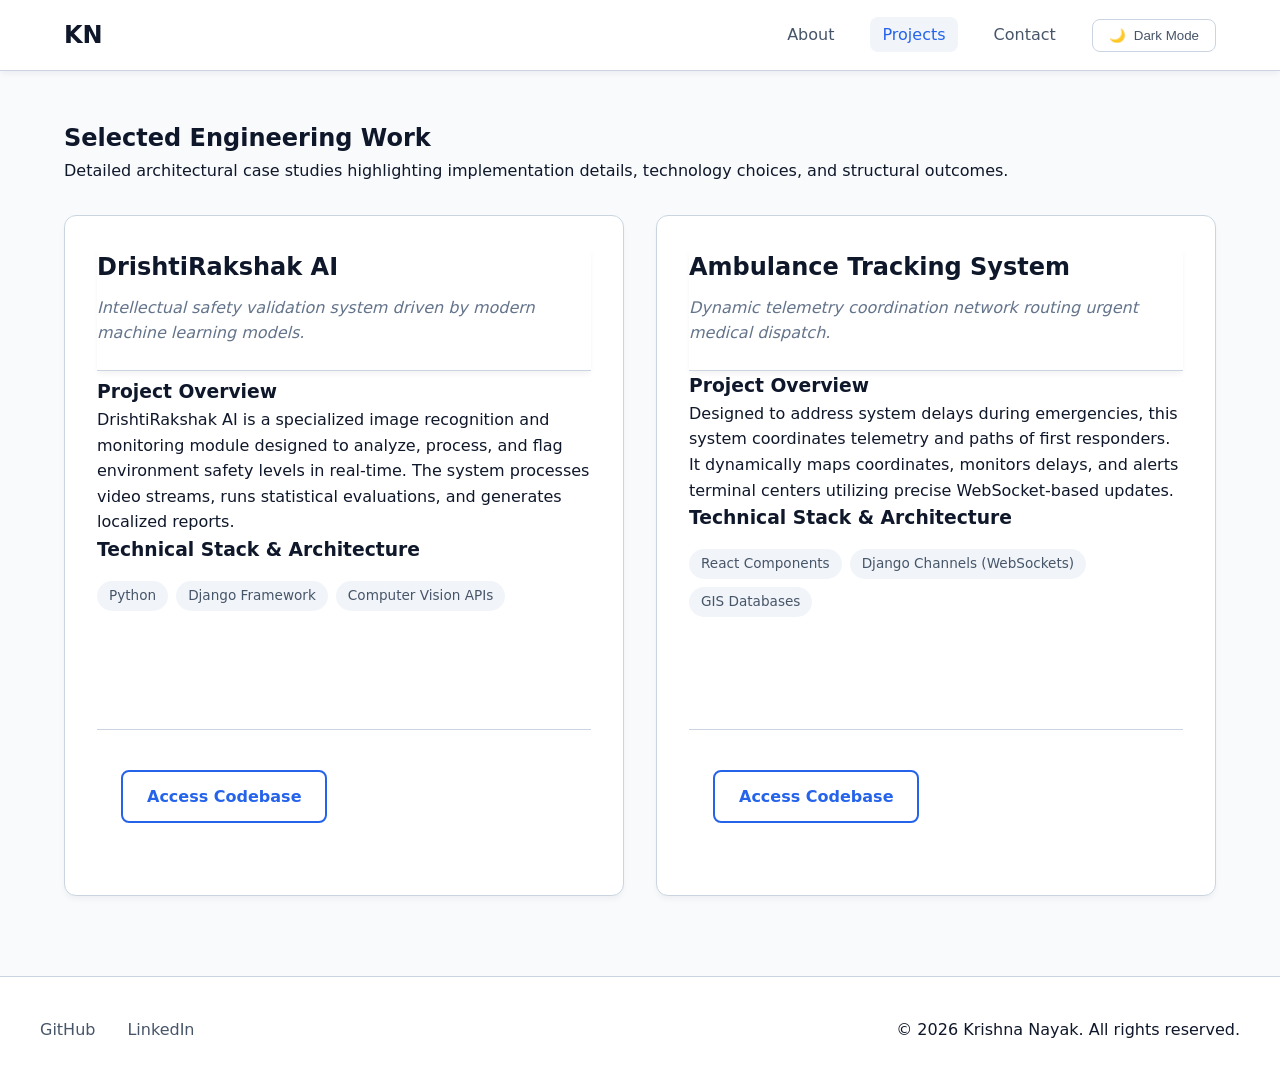
<file: task-2-portfolio-responsive/projects.html>
<!DOCTYPE html>
<html lang="en">
<head>
    <meta charset="UTF-8">
    <meta name="viewport" content="width=device-width, initial-scale=1.0">
    <meta name="description" content="Explore advanced technical projects by Krishna Nayak, including DrishtiRakshak AI and the Ambulance Tracking System.">
    
    <meta property="og:title" content="Krishna Nayak | Portfolio Projects">
    <meta property="og:description" content="Detailed engineering reviews of the DrishtiRakshak AI and Ambulance Tracking systems by Krishna Nayak.">
    <meta property="og:type" content="website">
    <meta property="og:url" content="https://yourdomain.com/projects.html">
    <meta property="og:image" content="assets/images/placeholder.png">

    <title>Krishna Nayak | Portfolio Projects</title>

    <script>
        (function() {
            const savedTheme = localStorage.getItem('theme') || 
                (window.matchMedia('(prefers-color-scheme: dark)').matches ? 'dark' : 'light');
            document.documentElement.setAttribute('data-theme', savedTheme);
        })();
    </script>
    <link rel="stylesheet" href="assets/css/style.css">
    <script src="assets/js/theme.js" defer></script>
</head>
<body>

    <a href="#main-content" class="skip-link">Skip to main content</a>

    <header>
        <div class="header-container">
            <div class="logo">
                <a href="index.html" aria-label="Krishna Nayak Home"><strong>KN</strong></a>
            </div>
            <nav aria-label="Primary Navigation">
                <ul class="nav-links">
                    <li><a href="index.html">About</a></li>
                    <li><a href="projects.html" aria-current="page">Projects</a></li>
                    <li><a href="contact.html">Contact</a></li>
                    <li>
                        <button id="theme-toggle" aria-label="Toggle dark/light color theme">
                            <span id="theme-icon" aria-hidden="true">🌓</span>
                            <span id="theme-text">Theme</span>
                        </button>
                    </li>
                </ul>
            </nav>
        </div>
    </header>

    <main id="main-content">
        <section id="projects-showcase" aria-labelledby="showcase-heading">
            <h1 id="showcase-heading" class="section-title">Selected Engineering Work</h1>
            <p class="showcase-desc">Detailed architectural case studies highlighting implementation details, technology choices, and structural outcomes.</p>

            <div class="projects-grid">
                <!-- Case Study 1: DrishtiRakshak AI -->
                <article class="card project-card" aria-labelledby="proj-drishti-title">
                    <header>
                        <h2 id="proj-drishti-title" class="project-title">DrishtiRakshak AI</h2>
                        <p class="tagline">Intellectual safety validation system driven by modern machine learning models.</p>
                    </header>
                    
                    <section class="project-details">
                        <h3>Project Overview</h3>
                        <p>DrishtiRakshak AI is a specialized image recognition and monitoring module designed to analyze, process, and flag environment safety levels in real-time. The system processes video streams, runs statistical evaluations, and generates localized reports.</p>
                        
                        <h3>Technical Stack &amp; Architecture</h3>
                        <ul class="tech-tags">
                            <li>Python</li>
                            <li>Django Framework</li>
                            <li>Computer Vision APIs</li>
                        </ul>
                    </section>
                    
                    <footer class="project-footer">
                        <a href="https://github.com" target="_blank" rel="noopener noreferrer" class="btn btn-secondary" aria-label="View DrishtiRakshak AI source repository on GitHub (opens in a new tab)">Access Codebase</a>
                    </footer>
                </article>

                <!-- Case Study 2: Ambulance Tracking System -->
                <article class="card project-card" aria-labelledby="proj-ambulance-title">
                    <header>
                        <h2 id="proj-ambulance-title" class="project-title">Ambulance Tracking System</h2>
                        <p class="tagline">Dynamic telemetry coordination network routing urgent medical dispatch.</p>
                    </header>
                    
                    <section class="project-details">
                        <h3>Project Overview</h3>
                        <p>Designed to address system delays during emergencies, this system coordinates telemetry and paths of first responders. It dynamically maps coordinates, monitors delays, and alerts terminal centers utilizing precise WebSocket-based updates.</p>
                        
                        <h3>Technical Stack &amp; Architecture</h3>
                        <ul class="tech-tags">
                            <li>React Components</li>
                            <li>Django Channels (WebSockets)</li>
                            <li>GIS Databases</li>
                        </ul>
                    </section>
                    
                    <footer class="project-footer">
                        <a href="https://github.com" target="_blank" rel="noopener noreferrer" class="btn btn-secondary" aria-label="View Ambulance Tracking System source repository on GitHub (opens in a new tab)">Access Codebase</a>
                    </footer>
                </article>
            </div>

        </section>
    </main>

    <footer>
        <div class="footer-container">
            <p>&copy; 2026 Krishna Nayak. All rights reserved.</p>
            <nav aria-label="Footer Social Navigation">
                <ul class="footer-links">
                    <li><a href="https://github.com" target="_blank" rel="noopener noreferrer" aria-label="GitHub Profile (opens in a new tab)">GitHub</a></li>
                    <li><a href="https://linkedin.com" target="_blank" rel="noopener noreferrer" aria-label="LinkedIn Profile (opens in a new tab)">LinkedIn</a></li>
                </ul>
            </nav>
        </div>
    </footer>

</body>
</html>
</file>
<file: task-2-portfolio-responsive/assets/css/style.css>
/* ==========================================================================
   CSS VARIABLES & DESIGN SYSTEM (Theme Engine)
   ========================================================================== */
:root {
    /* Color Palette - Light Theme Default */
    --bg-primary: #f8fafc;        /* Slate 50 */
    --bg-secondary: #ffffff;      /* White */
    --bg-tertiary: #f1f5f9;       /* Slate 100 */
    --text-primary: #0f172a;      /* Slate 900 */
    --text-secondary: #475569;    /* Slate 600 */
    --text-tertiary: #64748b;     /* Slate 500 */
    
    --accent: #2563eb;            /* Blue 600 */
    --accent-hover: #1d4ed8;      /* Blue 700 */
    --border-color: #cbd5e1;      /* Slate 300 */
    --shadow-color: rgba(15, 23, 42, 0.05);
    
    /* Layout Variables */
    --radius-md: 8px;
    --radius-lg: 12px;
    --container-width: 1200px;
    --transition-smooth: all 0.25s cubic-bezier(0.4, 0, 0.2, 1);
}

[data-theme="dark"] {
    /* Color Palette - Dark Theme */
    --bg-primary: #0f172a;        /* Slate 900 */
    --bg-secondary: #1e293b;      /* Slate 800 */
    --bg-tertiary: #1e293b;       /* Slate 800 */
    --text-primary: #f8fafc;      /* Slate 50 */
    --text-secondary: #cbd5e1;    /* Slate 300 */
    --text-tertiary: #94a3b8;     /* Slate 400 */
    
    --accent: #3b82f6;            /* Blue 500 */
    --accent-hover: #60a5fa;      /* Blue 400 */
    --border-color: #334155;      /* Slate 700 */
    --shadow-color: rgba(0, 0, 0, 0.3);
}

/* ==========================================================================
   BASE & RESET STYLES
   ========================================================================== */
*, *::before, *::after {
    box-sizing: border-box;
    margin: 0;
    padding: 0;
}

html {
    font-size: 16px;
    scroll-behavior: smooth;
}

body {
    font-family: system-ui, -apple-system, BlinkMacSystemFont, 'Segoe UI', Roboto, Oxygen, Ubuntu, Cantarell, sans-serif;
    background-color: var(--bg-primary);
    color: var(--text-primary);
    line-height: 1.6;
    transition: background-color 0.3s ease, color 0.3s ease;
}

/* Skip-to-content logic */
.skip-link {
    position: absolute;
    top: -100px;
    left: 10px;
    background-color: var(--accent);
    color: #ffffff;
    padding: 0.75rem 1.5rem;
    border-radius: var(--radius-md);
    text-decoration: none;
    z-index: 1000;
    transition: top 0.2s ease;
}

.skip-link:focus {
    top: 10px;
}

/* Global Outline overrides for keyboard navigation compliance */
*:focus-visible {
    outline: 3px solid var(--accent);
    outline-offset: 4px;
}

/* ==========================================================================
   FLEXBOX COMPONENTS: HEADER, NAV, FOOTER
   ========================================================================== */
header {
    background-color: var(--bg-secondary);
    border-bottom: 1px solid var(--border-color);
    position: sticky;
    top: 0;
    z-index: 100;
    box-shadow: 0 4px 6px -1px var(--shadow-color);
    transition: var(--transition-smooth);
}

.header-container {
    max-width: var(--container-width);
    margin: 0 auto;
    padding: 1rem 1.5rem;
    display: flex;
    justify-content: space-between;
    align-items: center;
}

.logo a {
    color: var(--text-primary);
    text-decoration: none;
    font-size: 1.5rem;
}

.nav-links {
    display: flex;
    list-style: none;
    align-items: center;
    gap: 1.5rem;
}

.nav-links a {
    color: var(--text-secondary);
    text-decoration: none;
    font-weight: 500;
    padding: 0.5rem 0.75rem;
    border-radius: var(--radius-md);
    transition: var(--transition-smooth);
}

.nav-links a:hover,
.nav-links a[aria-current="page"] {
    color: var(--accent);
    background-color: var(--bg-tertiary);
}

/* Dynamic theme button stylings */
#theme-toggle {
    background: transparent;
    border: 1px solid var(--border-color);
    color: var(--text-secondary);
    padding: 0.5rem 1rem;
    border-radius: var(--radius-md);
    cursor: pointer;
    display: inline-flex;
    align-items: center;
    gap: 0.5rem;
    transition: var(--transition-smooth);
}

#theme-toggle:hover {
    color: var(--text-primary);
    border-color: var(--text-primary);
}

/* Footer layout */
footer {
    background-color: var(--bg-secondary);
    border-top: 1px solid var(--border-color);
    padding: 2.5rem 1.5rem;
    margin-top: 5rem;
    transition: var(--transition-smooth);
}

.footer-container {
    max-width: var(--container-width);
    margin: 0 auto;
    display: flex;
    flex-direction: column;
    align-items: center;
    gap: 1.5rem;
}

.footer-links {
    display: flex;
    list-style: none;
    gap: 2rem;
}

.footer-links a {
    color: var(--text-secondary);
    text-decoration: none;
    transition: var(--transition-smooth);
}

.footer-links a:hover {
    color: var(--accent);
}

/* ==========================================================================
   CSS GRID COMPONENTS: ABOUT, PROJECTS, SKILLS
   ========================================================================== */
main {
    max-width: var(--container-width);
    margin: 3rem auto;
    padding: 0 1.5rem;
}

/* About Layout with Grid */
.about-grid {
    display: grid;
    grid-template-columns: 1fr;
    gap: 2rem;
    margin-top: 2rem;
}

/* Skills matrix layout with responsive CSS Grid */
.skills-grid,
.projects-grid {
    display: grid;
    grid-template-columns: 1fr;
    gap: 2rem;
    margin-top: 2rem;
}

/* Generic Card Component */
.card {
    background-color: var(--bg-secondary);
    border: 1px solid var(--border-color);
    border-radius: var(--radius-lg);
    padding: 2rem;
    box-shadow: 0 4px 6px -1px var(--shadow-color);
    transition: var(--transition-smooth);
}

.card:hover {
    transform: translateY(-4px);
    box-shadow: 0 10px 15px -3px var(--shadow-color);
}

.aside-card {
    border-left: 5px solid var(--accent);
}

.qualifications-list {
    list-style: none;
    display: flex;
    flex-direction: column;
    gap: 1rem;
}

.qualifications-list li {
    padding-bottom: 0.5rem;
    border-bottom: 1px dashed var(--border-color);
}

.skill-category h3 {
    margin-bottom: 1rem;
    color: var(--accent);
}

.skill-category ul {
    list-style-position: inside;
    display: flex;
    flex-direction: column;
    gap: 0.5rem;
}

/* ==========================================================================
   HERO & PROJECT ELEMENTS
   ========================================================================== */
#hero {
    padding: 4rem 1.5rem;
    background-color: var(--bg-secondary);
    border: 1px solid var(--border-color);
    border-radius: var(--radius-lg);
    box-shadow: 0 4px 6px -1px var(--shadow-color);
    margin-bottom: 4rem;
    text-align: center;
}

.hero-wrapper h1 {
    font-size: 2.25rem;
    line-height: 1.2;
    margin-bottom: 1.5rem;
}

.hero-wrapper p {
    font-size: 1.15rem;
    color: var(--text-secondary);
    max-width: 800px;
    margin: 0 auto 2.5rem auto;
}

.cta-group {
    display: flex;
    flex-direction: column;
    justify-content: center;
    gap: 1rem;
}

/* Standard Button components with transitions */
.btn {
    display: inline-block;
    padding: 0.75rem 1.5rem;
    border-radius: var(--radius-md);
    text-decoration: none;
    font-weight: 600;
    cursor: pointer;
    text-align: center;
    transition: var(--transition-smooth);
}

.btn-primary {
    background-color: var(--accent);
    color: #ffffff;
    border: none;
}

.btn-primary:hover {
    background-color: var(--accent-hover);
}

.btn-secondary {
    background-color: transparent;
    border: 2px solid var(--accent);
    color: var(--accent);
}

.btn-secondary:hover {
    background-color: var(--accent);
    color: #ffffff;
}

/* Project Cards details styling */
.project-card {
    display: flex;
    flex-direction: column;
    justify-content: space-between;
}

.project-title {
    margin-bottom: 0.5rem;
}

.tagline {
    font-style: italic;
    color: var(--text-tertiary);
    margin-bottom: 1.5rem;
}

.tech-tags {
    display: flex;
    flex-wrap: wrap;
    gap: 0.5rem;
    list-style: none;
    margin: 1rem 0 2rem 0;
}

.tech-tags li {
    background-color: var(--bg-tertiary);
    color: var(--text-secondary);
    padding: 0.25rem 0.75rem;
    border-radius: 20px;
    font-size: 0.85rem;
    font-weight: 500;
}

/* ==========================================================================
   CONTACT FORM STYLING
   ========================================================================== */
.form-card {
    max-width: 650px;
    margin: 0 auto;
}

fieldset {
    border: none;
}

legend {
    font-size: 1.25rem;
    font-weight: 700;
    margin-bottom: 1.5rem;
}

.form-group {
    display: flex;
    flex-direction: column;
    gap: 0.5rem;
    margin-bottom: 1.5rem;
}

.form-group label {
    font-weight: 600;
}

.required {
    color: #ef4444;
}

.form-instruction {
    margin-bottom: 1.5rem;
}

.form-help {
    font-size: 0.8rem;
    color: var(--text-tertiary);
}

input[type="text"],
input[type="email"],
textarea,
select {
    width: 100%;
    padding: 0.75rem;
    border: 1px solid var(--border-color);
    border-radius: var(--radius-md);
    background-color: var(--bg-primary);
    color: var(--text-primary);
    font-family: inherit;
    font-size: 1rem;
    transition: var(--transition-smooth);
}

input:hover, textarea:hover, select:hover {
    border-color: var(--text-secondary);
}

/* Customized Select Styling */
.select-wrapper {
    position: relative;
}

/* ==========================================================================
   RESPONSIVE DESIGN (Media Queries)
   ========================================================================== */
@media (min-width: 600px) {
    .cta-group {
        flex-direction: row;
    }
}

@media (min-width: 768px) {
    /* Responsive grid structure upgrades for larger tablet & desktop viewports */
    .about-grid {
        grid-template-columns: 2fr 1fr;
    }
    
    .skills-grid {
        grid-template-columns: repeat(3, 1fr);
    }
    
    .projects-grid {
        grid-template-columns: repeat(2, 1fr);
    }
    
    .footer-container {
        flex-direction: row;
        justify-content: space-between;
    }
    
    .footer-container p {
        order: 1;
    }
    
    .footer-links {
        order: 2;
    }
}

/* Accessibility: Turn off layout motion for prefers-reduced-motion profiles */
@media (prefers-reduced-motion: reduce) {
    body {
        transition: none;
    }
    .card:hover {
        transform: none;
    }
    .btn, .nav-links a, #theme-toggle {
        transition: none;
    }
}
</file>
<file: task-3-todo-list/assets/css/style.css>
/* ==========================================================================
   CSS CUSTOM VARIABLES & PALETTE
   ========================================================================== */
:root {
    --bg-base: #f8fafc;           /* Slate 50 */
    --bg-surface: #ffffff;        /* Pure White */
    --bg-active: #f1f5f9;         /* Slate 100 */
    --text-main: #0f172a;         /* Slate 900 */
    --text-muted: #64748b;        /* Slate 500 */
    --accent: #2563eb;            /* Blue 600 */
    --accent-hover: #1d4ed8;      /* Blue 700 */
    --accent-glow: rgba(37, 99, 235, 0.15);
    --border: #e2e8f0;            /* Slate 200 */
    --border-focus: #cbd5e1;      /* Slate 300 */
    
    --shadow-sm: 0 1px 2px 0 rgba(0, 0, 0, 0.05);
    --shadow-md: 0 4px 6px -1px rgba(15, 23, 42, 0.1), 0 2px 4px -2px rgba(15, 23, 42, 0.1);
    
    --radius-md: 8px;
    --radius-lg: 12px;
    --transition-fast: all 0.2s cubic-bezier(0.4, 0, 0.2, 1);
}

/* ==========================================================================
   RESET & FOUNDATIONS
   ========================================================================== */
*, *::before, *::after {
    box-sizing: border-box;
    margin: 0;
    padding: 0;
}

body {
    font-family: system-ui, -apple-system, BlinkMacSystemFont, 'Segoe UI', Roboto, sans-serif;
    background-color: var(--bg-base);
    color: var(--text-main);
    line-height: 1.5;
    padding: 2rem 1rem;
}

/* Visually Hidden Helper (Crucial for screen-reader semantic actions) */
.visually-hidden {
    position: absolute;
    width: 1px;
    height: 1px;
    padding: 0;
    margin: -1px;
    overflow: hidden;
    clip: rect(0, 0, 0, 0);
    white-space: nowrap;
    border: 0;
}

.skip-link {
    position: absolute;
    top: -100px;
    left: 10px;
    background-color: var(--accent);
    color: #ffffff;
    padding: 0.75rem 1.5rem;
    border-radius: var(--radius-md);
    text-decoration: none;
    z-index: 1000;
    transition: top 0.2s ease;
}

.skip-link:focus {
    top: 10px;
}

*:focus-visible {
    outline: 3px solid var(--accent);
    outline-offset: 4px;
}

/* ==========================================================================
   DASHBOARD LAYOUT (Dashboard elements)
   ========================================================================== */
.dashboard-container {
    max-width: 600px;
    margin: 0 auto;
    display: flex;
    flex-direction: column;
    gap: 1.5rem;
}

.dashboard-header {
    text-align: center;
    margin-bottom: 0.5rem;
}

.dashboard-header h1 {
    font-size: 2.25rem;
    font-weight: 800;
    letter-spacing: -0.025em;
    color: var(--text-main);
}

.subtitle {
    color: var(--text-muted);
    font-size: 1rem;
    margin-top: 0.25rem;
}

/* Dynamic Metrics Progress bar stylings */
.metrics-card {
    background: var(--bg-surface);
    border: 1px solid var(--border);
    border-radius: var(--radius-lg);
    padding: 1.25rem 1.5rem;
    margin-top: 1.5rem;
    box-shadow: var(--shadow-sm);
    text-align: left;
}

.metrics-text {
    display: flex;
    justify-content: space-between;
    align-items: center;
    margin-bottom: 0.75rem;
}

.metrics-text h2 {
    font-size: 0.875rem;
    text-transform: uppercase;
    letter-spacing: 0.05em;
    color: var(--text-muted);
}

.progress-ratio {
    font-size: 0.875rem;
    font-weight: 700;
    color: var(--accent);
}

.progress-bar-container {
    width: 100%;
    height: 8px;
    background-color: var(--bg-active);
    border-radius: 9999px;
    overflow: hidden;
}

.progress-bar-fill {
    height: 100%;
    background-color: var(--accent);
    border-radius: 9999px;
    width: 0%;
    transition: width 0.4s cubic-bezier(0.4, 0, 0.2, 1);
}

/* Card components */
.card {
    background-color: var(--bg-surface);
    border: 1px solid var(--border);
    border-radius: var(--radius-lg);
    padding: 1.5rem;
    box-shadow: var(--shadow-sm);
}

/* ==========================================================================
   INPUT FORM STYLES
   ========================================================================== */
#todo-form .form-row {
    display: flex;
    gap: 0.75rem;
}

.input-wrapper {
    flex-grow: 1;
}

#task-input {
    width: 100%;
    padding: 0.75rem 1rem;
    border: 1px solid var(--border);
    border-radius: var(--radius-md);
    background-color: var(--bg-surface);
    color: var(--text-main);
    font-size: 1rem;
    transition: var(--transition-fast);
}

#task-input:hover {
    border-color: var(--border-focus);
}

#task-input:focus {
    border-color: var(--accent);
    box-shadow: 0 0 0 4px var(--accent-glow);
}

#add-btn {
    background-color: var(--accent);
    color: #ffffff;
    border: none;
    font-weight: 600;
    font-size: 0.95rem;
    padding: 0 1.5rem;
    border-radius: var(--radius-md);
    cursor: pointer;
    transition: var(--transition-fast);
}

#add-btn:hover {
    background-color: var(--accent-hover);
}

/* ==========================================================================
   FILTER TABBED CONTROLS
   ========================================================================== */
.filter-controls {
    display: flex;
    border-bottom: 2px solid var(--border);
    margin-bottom: 1rem;
    gap: 1rem;
}

.filter-btn {
    background: transparent;
    border: none;
    font-size: 0.95rem;
    font-weight: 500;
    color: var(--text-muted);
    padding: 0.75rem 0.25rem;
    cursor: pointer;
    position: relative;
    transition: var(--transition-fast);
}

.filter-btn:hover {
    color: var(--text-main);
}

.filter-btn.active {
    color: var(--accent);
    font-weight: 700;
}

.filter-btn.active::after {
    content: '';
    position: absolute;
    bottom: -2px;
    left: 0;
    width: 100%;
    height: 2px;
    background-color: var(--accent);
}

/* ==========================================================================
   DYNAMIC TASK LIST & EVENT ITEMS
   ========================================================================== */
.task-list {
    list-style: none;
    display: flex;
    flex-direction: column;
    gap: 0.75rem;
}

.task-item {
    background-color: var(--bg-surface);
    border: 1px solid var(--border);
    border-radius: var(--radius-md);
    padding: 1rem;
    display: flex;
    align-items: center;
    justify-content: space-between;
    gap: 1rem;
    box-shadow: var(--shadow-sm);
    animation: slideIn 0.25s cubic-bezier(0.4, 0, 0.2, 1);
    transition: var(--transition-fast);
}

.task-item:hover {
    border-color: var(--border-focus);
    box-shadow: var(--shadow-md);
}

/* Layout wrapping checkbox + label text */
.task-left {
    display: flex;
    align-items: center;
    gap: 1rem;
    flex-grow: 1;
}

/* Custom Accessibility Checkbox Styling */
.task-checkbox {
    width: 20px;
    height: 20px;
    border-radius: 4px;
    border: 2px solid var(--text-muted);
    accent-color: var(--accent);
    cursor: pointer;
}

.task-text {
    font-size: 1rem;
    font-weight: 500;
    color: var(--text-main);
    word-break: break-word;
    transition: var(--transition-fast);
}

/* Strikethrough state on completions */
.task-item.completed {
    background-color: var(--bg-base);
}

.task-item.completed .task-text {
    text-decoration: line-through;
    color: var(--text-muted);
}

/* Delete Action Buttons */
.delete-btn {
    background-color: transparent;
    color: #ef4444; /* Red 500 */
    border: 1px solid transparent;
    padding: 0.4rem 0.8rem;
    border-radius: var(--radius-md);
    font-size: 0.85rem;
    font-weight: 600;
    cursor: pointer;
    transition: var(--transition-fast);
}

.delete-btn:hover {
    background-color: #fee2e2;
    border-color: #fca5a5;
}

/* ==========================================================================
   EMPTY STATE CONTAINER
   ========================================================================== */
.empty-state {
    text-align: center;
    padding: 3rem 1.5rem;
    border: 2px dashed var(--border);
    border-radius: var(--radius-lg);
    color: var(--text-muted);
    background-color: var(--bg-surface);
}

.hidden {
    display: none !important;
}

/* Micro entry animations */
@keyframes slideIn {
    from {
        opacity: 0;
        transform: translateY(8px);
    }
    to {
        opacity: 1;
        transform: translateY(0);
    }
}
</file>
<file: task-4-weather-dashboard/assets/css/style.css>
/* ==========================================================================
   DESIGN ENGINE & RESET
   ========================================================================== */
:root {
    --bg-base: #f1f5f9;           /* Slate 100 */
    --bg-surface: #ffffff;        /* Pure White */
    --text-main: #0f172a;         /* Slate 900 */
    --text-muted: #64748b;        /* Slate 500 */
    --accent: #2563eb;            /* Blue 600 */
    --accent-hover: #1d4ed8;      /* Blue 700 */
    --border: #cbd5e1;            /* Slate 300 */
    --error: #ef4444;             /* Red 500 */
    
    --radius-md: 8px;
    --radius-lg: 12px;
    --shadow-md: 0 4px 6px -1px rgba(15, 23, 42, 0.1);
    --transition: all 0.2s cubic-bezier(0.4, 0, 0.2, 1);
}

*, *::before, *::after {
    box-sizing: border-box;
    margin: 0;
    padding: 0;
}

body {
    font-family: system-ui, -apple-system, BlinkMacSystemFont, sans-serif;
    background-color: var(--bg-base);
    color: var(--text-main);
    line-height: 1.5;
    padding: 2rem 1rem;
}

.visually-hidden {
    position: absolute;
    width: 1px;
    height: 1px;
    padding: 0;
    margin: -1px;
    overflow: hidden;
    clip: rect(0, 0, 0, 0);
    white-space: nowrap;
    border: 0;
}

.skip-link {
    position: absolute;
    top: -100px;
    left: 10px;
    background-color: var(--accent);
    color: #ffffff;
    padding: 0.75rem 1.5rem;
    border-radius: var(--radius-md);
    text-decoration: none;
    z-index: 1000;
    transition: top 0.2s ease;
}

.skip-link:focus {
    top: 10px;
}

*:focus-visible {
    outline: 3px solid var(--accent);
    outline-offset: 4px;
}

/* ==========================================================================
   LAYOUT ARCHITECTURE (2-Column Grid on Desktops)
   ========================================================================== */
.dashboard-wrapper {
    max-width: 1000px;
    margin: 0 auto;
    display: flex;
    flex-direction: column;
    gap: 2rem;
}

.main-header {
    text-align: center;
}

.main-header h1 {
    font-size: 2.25rem;
    font-weight: 800;
}

.main-header p {
    color: var(--text-muted);
}

.dashboard-layout {
    display: grid;
    grid-template-columns: 1fr;
    gap: 2rem;
}

.control-panel, .display-panel {
    display: flex;
    flex-direction: column;
    gap: 1.5rem;
}

/* Common cards standard style */
.card {
    background-color: var(--bg-surface);
    border: 1px solid var(--border);
    border-radius: var(--radius-lg);
    padding: 1.5rem;
    box-shadow: var(--shadow-md);
}

/* ==========================================================================
   INPUTS, BUTTONS & HISTORY TRAY
   ========================================================================== */
.form-group {
    display: flex;
    flex-direction: column;
    gap: 0.5rem;
    margin-bottom: 1.25rem;
}

.form-group label {
    font-weight: 600;
}

#city-input {
    padding: 0.75rem 1rem;
    border: 1px solid var(--border);
    border-radius: var(--radius-md);
    font-size: 1rem;
    background-color: var(--bg-surface);
    color: var(--text-main);
    transition: var(--transition);
}

#city-input:focus {
    border-color: var(--accent);
    box-shadow: 0 0 0 3px rgba(37, 99, 235, 0.15);
}

.btn {
    width: 100%;
    padding: 0.75rem;
    border-radius: var(--radius-md);
    font-weight: 600;
    font-size: 1rem;
    cursor: pointer;
    border: none;
    display: flex;
    justify-content: center;
    align-items: center;
    gap: 0.5rem;
    transition: var(--transition);
}

.btn-primary {
    background-color: var(--accent);
    color: #ffffff;
}

.btn-primary:hover:not(:disabled) {
    background-color: var(--accent-hover);
}

.btn-primary:disabled {
    opacity: 0.7;
    cursor: not-allowed;
}

/* History pills container style */
.history-card h3 {
    font-size: 1rem;
    text-transform: uppercase;
    letter-spacing: 0.05em;
    color: var(--text-muted);
    margin-bottom: 1rem;
}

.history-tray {
    display: flex;
    flex-wrap: wrap;
    gap: 0.5rem;
}

.history-btn {
    background-color: var(--bg-base);
    border: 1px solid var(--border);
    color: var(--text-main);
    padding: 0.5rem 1rem;
    border-radius: 999px;
    font-size: 0.875rem;
    font-weight: 500;
    cursor: pointer;
    transition: var(--transition);
}

.history-btn:hover {
    background-color: var(--border);
    border-color: var(--text-muted);
}

.no-history {
    font-size: 0.875rem;
    color: var(--text-muted);
}

/* ==========================================================================
   METEOROLOGICAL OUTPUT DISPLAY CARDS
   ========================================================================== */
.main-weather-card {
    border-left: 6px solid var(--accent);
}

.weather-header {
    display: flex;
    justify-content: space-between;
    align-items: center;
    border-bottom: 1px solid var(--border);
    padding-bottom: 1.5rem;
    margin-bottom: 1.5rem;
}

#location-title {
    font-size: 1.75rem;
    font-weight: 700;
}

.condition-text {
    font-size: 1.15rem;
    color: var(--text-muted);
    text-transform: capitalize;
}

.weather-icon {
    font-size: 3.5rem;
}

.metrics-grid {
    display: grid;
    grid-template-columns: repeat(auto-fit, minmax(140px, 1fr));
    gap: 1.5rem;
}

.metric-block {
    background-color: var(--bg-base);
    border: 1px solid var(--border);
    border-radius: var(--radius-md);
    padding: 1rem;
    text-align: center;
}

.metric-label {
    display: block;
    font-size: 0.8rem;
    text-transform: uppercase;
    color: var(--text-muted);
    letter-spacing: 0.05em;
    margin-bottom: 0.25rem;
}

.metric-value {
    font-size: 1.5rem;
    font-weight: 700;
}

/* Placeholder card design styles */
.placeholder-card {
    text-align: center;
    padding: 4rem 1.5rem;
    color: var(--text-muted);
    border: 2px dashed var(--border);
}

.placeholder-graphic {
    font-size: 4rem;
    display: block;
    margin-bottom: 1rem;
}

/* Error card layouts */
.error-card {
    background-color: #fee2e2;
    border: 1px solid #fca5a5;
    border-left: 6px solid var(--error);
    border-radius: var(--radius-lg);
    padding: 1.25rem 1.5rem;
    display: flex;
    align-items: center;
    gap: 1rem;
    color: #991b1b;
}

.error-icon {
    font-size: 1.5rem;
}

/* Spinner element animation keyframe */
.spinner {
    width: 20px;
    height: 20px;
    border: 3px solid rgba(255, 255, 255, 0.3);
    border-radius: 50%;
    border-top-color: #ffffff;
    animation: spin 0.8s linear infinite;
}

@keyframes spin {
    to { transform: rotate(360deg); }
}

.hidden {
    display: none !important;
}

/* ==========================================================================
   RESPONSIVE LAYOUT DESKTOP OVERRIDES
   ========================================================================== */
@media (min-width: 768px) {
    .dashboard-layout {
        grid-template-columns: 350px 1fr;
    }
}
</file>
<file: task-5-capstone-ecommerce/assets/css/style.css>
/* ==========================================================================
   DESIGN SYSTEM & CUSTOM VARIABLES (Slate / Emerald / Royal Cobalt)
   ========================================================================== */
:root {
    --bg-base: #f8fafc;           /* Slate 50 */
    --bg-surface: #ffffff;        /* Pure White */
    --bg-active: #f1f5f9;         /* Slate 100 */
    --text-main: #0f172a;         /* Slate 900 */
    --text-muted: #64748b;        /* Slate 500 */
    --border: #e2e8f0;            /* Slate 200 */
    
    --accent: #2563eb;            /* Blue 600 */
    --accent-hover: #1d4ed8;      /* Blue 700 */
    --success: #10b981;           /* Emerald 500 */
    --success-hover: #059669;     /* Emerald 600 */
    --error: #ef4444;             /* Red 500 */
    
    --radius-md: 8px;
    --radius-lg: 12px;
    --container-max: 1200px;
    --transition-smooth: all 0.25s cubic-bezier(0.4, 0, 0.2, 1);
}

[data-theme="dark"] {
    --bg-base: #0f172a;           /* Slate 900 */
    --bg-surface: #1e293b;        /* Slate 800 */
    --bg-active: #334155;         /* Slate 700 */
    --text-main: #f8fafc;         /* Slate 50 */
    --text-muted: #94a3b8;        /* Slate 400 */
    --border: #334155;            /* Slate 700 */
    
    --accent: #3b82f6;            /* Blue 500 */
    --accent-hover: #60a5fa;      /* Blue 400 */
    --success: #34d399;           /* Emerald 400 */
    --success-hover: #6ee7b7;     /* Emerald 300 */
}

/* ==========================================================================
   RESET & FOUNDATIONS
   ========================================================================== */
*, *::before, *::after {
    box-sizing: border-box;
    margin: 0;
    padding: 0;
}

body {
    font-family: system-ui, -apple-system, BlinkMacSystemFont, sans-serif;
    background-color: var(--bg-base);
    color: var(--text-main);
    line-height: 1.5;
    display: flex;
    flex-direction: column;
    min-height: 100vh;
}

.visually-hidden {
    position: absolute;
    width: 1px;
    height: 1px;
    padding: 0;
    margin: -1px;
    overflow: hidden;
    clip: rect(0, 0, 0, 0);
    white-space: nowrap;
    border: 0;
}

.skip-link {
    position: absolute;
    top: -100px;
    left: 10px;
    background-color: var(--accent);
    color: #ffffff;
    padding: 0.75rem 1.5rem;
    border-radius: var(--radius-md);
    text-decoration: none;
    z-index: 1000;
    transition: top 0.25s ease;
}

.skip-link:focus {
    top: 10px;
}

*:focus-visible {
    outline: 3px solid var(--accent);
    outline-offset: 4px;
}

/* ==========================================================================
   SPA NAVIGATION HEADER
   ========================================================================== */
.app-header {
    background-color: var(--bg-surface);
    border-bottom: 1px solid var(--border);
    position: sticky;
    top: 0;
    z-index: 100;
}

.header-container {
    max-width: var(--container-max);
    margin: 0 auto;
    padding: 1rem 1.5rem;
    display: flex;
    justify-content: space-between;
    align-items: center;
}

.brand a {
    font-size: 1.5rem;
    color: var(--text-main);
    text-decoration: none;
}

.nav-links {
    display: flex;
    list-style: none;
    gap: 1.5rem;
    align-items: center;
}

.nav-links a {
    color: var(--text-muted);
    text-decoration: none;
    font-weight: 600;
    padding: 0.5rem 0.75rem;
    border-radius: var(--radius-md);
    transition: var(--transition-smooth);
}

.nav-links a:hover,
.nav-links a.active {
    color: var(--accent);
    background-color: var(--bg-active);
}

/* Cart Badge Notifications */
.cart-nav-link {
    display: flex;
    align-items: center;
    gap: 0.5rem;
}

.badge {
    background-color: var(--accent);
    color: #ffffff;
    font-size: 0.75rem;
    font-weight: 700;
    padding: 0.15rem 0.5rem;
    border-radius: 9999px;
    min-width: 20px;
    text-align: center;
}

/* ==========================================================================
   HOME VIEW STYLING
   ========================================================================== */
#app-view {
    flex-grow: 1;
    max-width: var(--container-max);
    width: 100%;
    margin: 2rem auto;
    padding: 0 1.5rem;
}

.hero-view {
    text-align: center;
    padding: 5rem 1.5rem;
    background: linear-gradient(135deg, var(--bg-surface) 0%, var(--bg-base) 100%);
    border: 1px solid var(--border);
    border-radius: var(--radius-lg);
    box-shadow: 0 4px 6px -1px var(--border);
}

.hero-view h1 {
    font-size: 3rem;
    font-weight: 800;
    line-height: 1.1;
    margin-bottom: 1rem;
    color: var(--text-main);
}

.hero-view p {
    font-size: 1.25rem;
    color: var(--text-muted);
    max-width: 650px;
    margin: 0 auto 2.5rem auto;
}

/* Common button architecture */
.btn {
    display: inline-block;
    padding: 0.75rem 1.5rem;
    font-weight: 600;
    border-radius: var(--radius-md);
    text-decoration: none;
    cursor: pointer;
    border: none;
    transition: var(--transition-smooth);
}

.btn-primary {
    background-color: var(--accent);
    color: #ffffff;
}

.btn-primary:hover {
    background-color: var(--accent-hover);
}

.btn-success {
    background-color: var(--success);
    color: #ffffff;
}

.btn-success:hover {
    background-color: var(--success-hover);
}

/* ==========================================================================
   PRODUCT CATALOG VIEW STYLING
   ========================================================================== */
.catalog-header {
    display: flex;
    flex-direction: column;
    gap: 1.5rem;
    margin-bottom: 2rem;
}

.search-filter-row {
    display: flex;
    flex-direction: column;
    gap: 1rem;
}

.search-input-wrapper {
    flex-grow: 1;
}

#search-bar {
    width: 100%;
    padding: 0.75rem 1rem;
    border: 1px solid var(--border);
    border-radius: var(--radius-md);
    background-color: var(--bg-surface);
    color: var(--text-main);
    font-size: 1rem;
    transition: var(--transition-smooth);
}

#search-bar:focus {
    border-color: var(--accent);
    box-shadow: 0 0 0 3px rgba(37, 99, 235, 0.15);
    outline: none;
}

.filter-group {
    display: flex;
    flex-wrap: wrap;
    gap: 0.5rem;
}

.filter-pill {
    background-color: var(--bg-surface);
    border: 1px solid var(--border);
    color: var(--text-muted);
    padding: 0.5rem 1rem;
    border-radius: 9999px;
    font-size: 0.875rem;
    font-weight: 600;
    cursor: pointer;
    transition: var(--transition-smooth);
}

.filter-pill:hover,
.filter-pill.active {
    background-color: var(--accent);
    color: #ffffff;
    border-color: var(--accent);
}

/* Product Cards Grid Layout */
.product-grid {
    display: grid;
    grid-template-columns: repeat(auto-fit, minmax(280px, 1fr));
    gap: 2rem;
}

.product-card {
    background-color: var(--bg-surface);
    border: 1px solid var(--border);
    border-radius: var(--radius-lg);
    padding: 1.5rem;
    display: flex;
    flex-direction: column;
    justify-content: space-between;
    box-shadow: 0 4px 6px -1px rgba(0, 0, 0, 0.05);
    transition: var(--transition-smooth);
}

.product-card:hover {
    transform: translateY(-4px);
    box-shadow: 0 10px 15px -3px rgba(0, 0, 0, 0.1);
}

.product-thumbnail-wrapper {
    background-color: var(--bg-base);
    border-radius: var(--radius-md);
    padding: 2.5rem 1.5rem;
    display: flex;
    justify-content: center;
    align-items: center;
    font-size: 3rem;
    margin-bottom: 1.25rem;
}

.product-card h3 {
    font-size: 1.25rem;
    font-weight: 700;
    margin-bottom: 0.5rem;
}

.product-desc {
    color: var(--text-muted);
    font-size: 0.875rem;
    line-height: 1.4;
    margin-bottom: 1.25rem;
}

.product-footer {
    display: flex;
    justify-content: space-between;
    align-items: center;
}

.product-price {
    font-size: 1.5rem;
    font-weight: 800;
    color: var(--text-main);
}

/* ==========================================================================
   SHOPPING CART VIEW STYLING
   ========================================================================== */
.cart-layout {
    display: grid;
    grid-template-columns: 1fr;
    gap: 2rem;
    margin-top: 1.5rem;
}

.cart-items-panel {
    display: flex;
    flex-direction: column;
    gap: 1rem;
}

.cart-item {
    background-color: var(--bg-surface);
    border: 1px solid var(--border);
    border-radius: var(--radius-lg);
    padding: 1.25rem;
    display: flex;
    align-items: center;
    gap: 1rem;
    box-shadow: 0 1px 3px rgba(0, 0, 0, 0.05);
}

.cart-item-info {
    flex-grow: 1;
}

.cart-item-title {
    font-weight: 700;
    font-size: 1.1rem;
}

.cart-item-price {
    font-size: 0.95rem;
    color: var(--text-muted);
    margin-top: 0.25rem;
}

.quantity-controls {
    display: flex;
    align-items: center;
    gap: 0.75rem;
    border: 1px solid var(--border);
    border-radius: var(--radius-md);
    padding: 0.25rem;
}

.qty-btn {
    background: transparent;
    border: none;
    width: 28px;
    height: 28px;
    border-radius: 4px;
    font-size: 1rem;
    font-weight: bold;
    color: var(--text-main);
    cursor: pointer;
    transition: var(--transition-smooth);
}

.qty-btn:hover {
    background-color: var(--bg-active);
}

.qty-val {
    font-weight: 700;
}

.remove-btn {
    background: transparent;
    border: none;
    color: var(--error);
    font-weight: 600;
    font-size: 0.85rem;
    cursor: pointer;
    padding: 0.5rem;
    border-radius: var(--radius-md);
    transition: var(--transition-smooth);
}

.remove-btn:hover {
    background-color: #fee2e2;
}

/* Checkout panel styling */
.checkout-panel {
    background-color: var(--bg-surface);
    border: 1px solid var(--border);
    border-radius: var(--radius-lg);
    padding: 1.5rem;
    box-shadow: 0 4px 6px -1px rgba(0, 0, 0, 0.05);
    height: fit-content;
}

.checkout-panel h3 {
    font-size: 1.25rem;
    border-bottom: 1px solid var(--border);
    padding-bottom: 1rem;
    margin-bottom: 1rem;
}

.checkout-row {
    display: flex;
    justify-content: space-between;
    margin-bottom: 0.75rem;
    font-size: 0.95rem;
    color: var(--text-secondary);
}

.checkout-total {
    display: flex;
    justify-content: space-between;
    border-top: 1px dashed var(--border);
    padding-top: 1rem;
    margin-top: 1rem;
    font-size: 1.25rem;
    font-weight: 800;
    color: var(--text-main);
}

.btn-checkout {
    width: 100%;
    margin-top: 1.5rem;
}

/* Empty State Configurations */
.empty-cart-state {
    text-align: center;
    padding: 4rem 1.5rem;
    border: 2px dashed var(--border);
    border-radius: var(--radius-lg);
    color: var(--text-muted);
}

.empty-cart-graphic {
    font-size: 4rem;
    display: block;
    margin-bottom: 1rem;
}

/* ==========================================================================
   APP FOOTER
   ========================================================================== */
.app-footer {
    background-color: var(--bg-surface);
    border-top: 1px solid var(--border);
    padding: 2rem 1.5rem;
    margin-top: 5rem;
}

.footer-container {
    max-width: var(--container-max);
    margin: 0 auto;
    display: flex;
    flex-direction: column;
    align-items: center;
    gap: 0.5rem;
    font-size: 0.875rem;
    color: var(--text-muted);
}

.architecture-tag {
    font-family: monospace;
    font-size: 0.75rem;
}

/* ==========================================================================
   RESPONSIVE DESIGN (Media Queries)
   ========================================================================== */
@media (min-width: 768px) {
    .search-filter-row {
        flex-direction: row;
        align-items: center;
    }
    
    .cart-layout {
        grid-template-columns: 2fr 1fr;
    }
}
</file>
